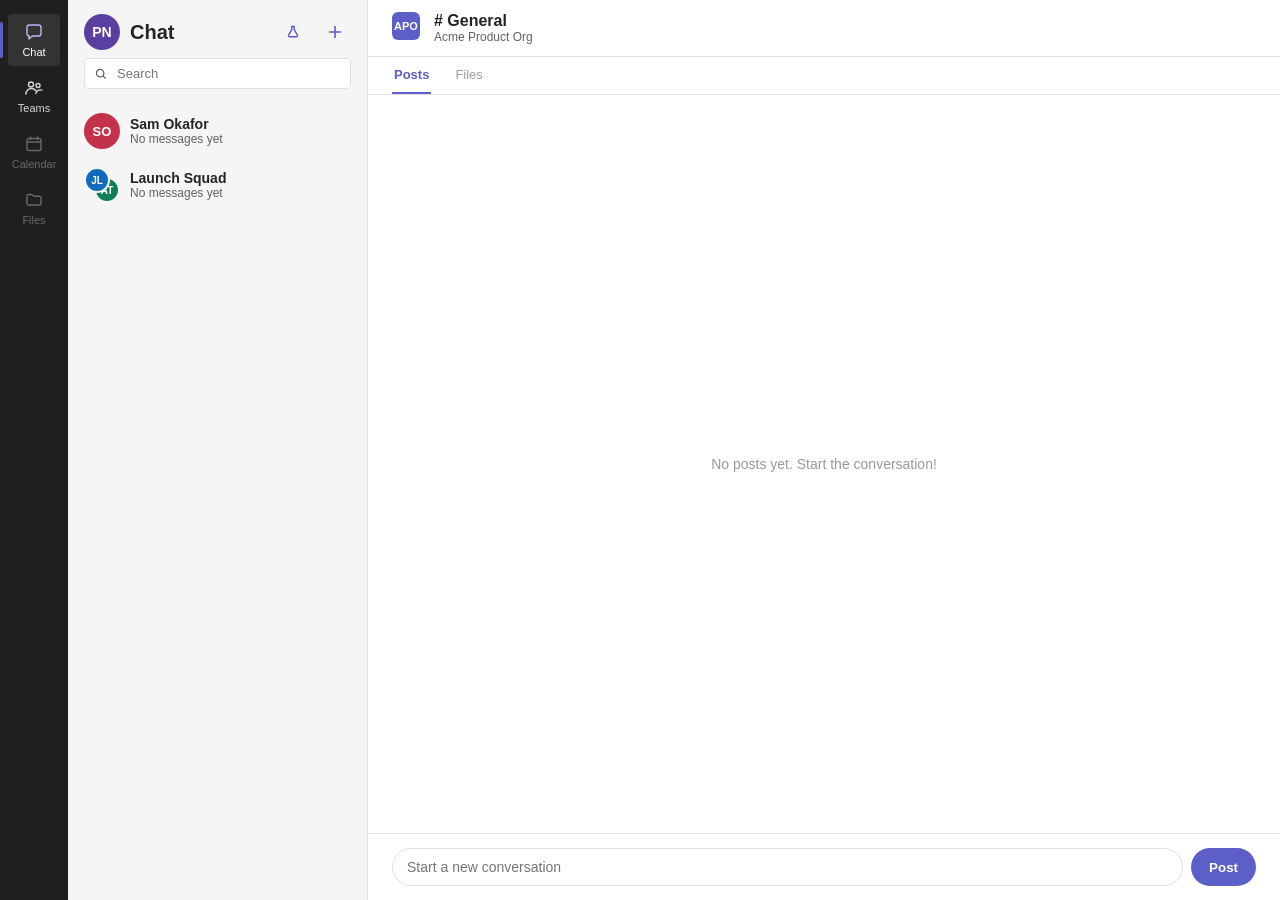
<file: index.html>
<!DOCTYPE html>
<html lang="en">
<head>
<meta charset="UTF-8">
<title>Teams-ish Chat Prototype</title>
<link rel="stylesheet" href="styles.css">
</head>
<body>
  <div class="app">
    <!-- App rail: switches between Chats and Teams -->
    <nav class="app-rail">
      <button class="rail-item" id="railChats" data-view="chats">
        <span class="rail-icon">
          <svg width="20" height="20" viewBox="0 0 20 20" fill="none" xmlns="http://www.w3.org/2000/svg"><path d="M3 5.5C3 4.11929 4.11929 3 5.5 3H14.5C15.8807 3 17 4.11929 17 5.5V11.5C17 12.8807 15.8807 14 14.5 14H8.5L5 17V14H5.5C4.11929 14 3 12.8807 3 11.5V5.5Z" stroke="currentColor" stroke-width="1.4" stroke-linejoin="round"/></svg>
        </span>
        <span class="rail-label">Chat</span>
      </button>
      <button class="rail-item" id="railTeams" data-view="teams">
        <span class="rail-icon">
          <svg width="20" height="20" viewBox="0 0 20 20" fill="none" xmlns="http://www.w3.org/2000/svg"><circle cx="7" cy="6.5" r="2.5" stroke="currentColor" stroke-width="1.4"/><circle cx="14" cy="7.5" r="2" stroke="currentColor" stroke-width="1.4"/><path d="M2 16C2 12.9624 4.46243 10.5 7.5 10.5C9.51414 10.5 11.2749 11.5885 12.2207 13.2" stroke="currentColor" stroke-width="1.4" stroke-linecap="round"/><path d="M12 15.6C12 13.5013 13.9998 11.8 16.4642 11.8C16.9909 11.8 17.4966 11.8804 17.9677 12.0288" stroke="currentColor" stroke-width="1.3" stroke-linecap="round"/></svg>
        </span>
        <span class="rail-label">Teams</span>
      </button>
      <button class="rail-item rail-item-disabled" title="Not available in this prototype">
        <span class="rail-icon">
          <svg width="20" height="20" viewBox="0 0 20 20" fill="none" xmlns="http://www.w3.org/2000/svg"><rect x="3" y="4.5" width="14" height="12" rx="1.5" stroke="currentColor" stroke-width="1.4"/><path d="M3 8H17" stroke="currentColor" stroke-width="1.4"/><path d="M6.5 3V5.5M13.5 3V5.5" stroke="currentColor" stroke-width="1.4" stroke-linecap="round"/></svg>
        </span>
        <span class="rail-label">Calendar</span>
      </button>
      <button class="rail-item rail-item-disabled" title="Not available in this prototype">
        <span class="rail-icon">
          <svg width="20" height="20" viewBox="0 0 20 20" fill="none" xmlns="http://www.w3.org/2000/svg"><path d="M3 6C3 5.17157 3.67157 4.5 4.5 4.5H7.6459C8.02986 4.5 8.39818 4.65451 8.66789 4.92851L9.5 5.77149C9.76971 6.04549 10.138 6.2 10.522 6.2H15.5C16.3284 6.2 17 6.87157 17 7.7V13.5C17 14.3284 16.3284 15 15.5 15H4.5C3.67157 15 3 14.3284 3 13.5V6Z" stroke="currentColor" stroke-width="1.4" stroke-linejoin="round"/></svg>
        </span>
        <span class="rail-label">Files</span>
      </button>
    </nav>

    <!-- List panel: Chats list OR Teams/Channels tree -->
    <aside class="list-panel">
      <div class="list-panel-header">
        <button id="userSwitcherBtn" class="user-avatar-btn"></button>
        <div id="userMenu" class="user-menu hidden"></div>
        <h1 id="listPanelTitle" class="list-panel-title">Chat</h1>
        <button id="evalConsoleBtn" class="icon-btn" title="Eval Console — run the Listener's test suite">
          <svg width="16" height="16" viewBox="0 0 16 16" fill="none" xmlns="http://www.w3.org/2000/svg"><path d="M6 2.5H10M6.8 2.5V5.6L3.6 11.2C3.2 11.9 3.7 12.8 4.5 12.8H11.5C12.3 12.8 12.8 11.9 12.4 11.2L9.2 5.6V2.5" stroke="currentColor" stroke-width="1.4" stroke-linejoin="round"/></svg>
        </button>
        <button id="newChatBtn" class="icon-btn" title="New chat">
          <svg width="16" height="16" viewBox="0 0 16 16" fill="none" xmlns="http://www.w3.org/2000/svg"><path d="M8 2.5V13.5M2.5 8H13.5" stroke="currentColor" stroke-width="1.6" stroke-linecap="round"/></svg>
        </button>
      </div>

      <div class="list-panel-search">
        <svg class="search-icon" width="14" height="14" viewBox="0 0 16 16" fill="none" xmlns="http://www.w3.org/2000/svg"><circle cx="7" cy="7" r="4.25" stroke="currentColor" stroke-width="1.4"/><path d="M13 13L10.3 10.3" stroke="currentColor" stroke-width="1.4" stroke-linecap="round"/></svg>
        <input type="text" id="searchInput" placeholder="Search" autocomplete="off" />
      </div>

      <div class="list-view" id="chatsListView"></div>
      <div class="list-view hidden" id="teamsListView"></div>
    </aside>

    <!-- Main conversation area -->
    <main class="chat-area">
      <header class="chat-header">
        <div id="conversationAvatarGroup" class="conversation-avatar-group"></div>
        <div class="chat-header-text">
          <h2 id="conversationTitle"></h2>
          <span id="conversationSubtitle" class="conversation-subtitle"></span>
        </div>
      </header>

      <div class="chat-tabs" id="chatTabs">
        <span class="chat-tab active">Posts</span>
        <span class="chat-tab chat-tab-disabled" title="Not available in this prototype">Files</span>
      </div>

      <div class="message-list" id="messageList"></div>

      <form class="message-input-bar" id="messageForm">
        <input
          type="text"
          id="messageInput"
          placeholder="Type a new message"
          autocomplete="off"
        />
        <button type="submit" id="sendBtn">Send</button>
      </form>
    </main>
  </div>

  <!-- Eval Console modal -->
  <div class="modal-overlay hidden" id="evalConsoleModal">
    <div class="modal eval-modal">
      <div class="eval-modal-header">
        <h3>Eval Console</h3>
        <button type="button" class="icon-btn" id="closeEvalConsole" title="Close">
          <svg width="14" height="14" viewBox="0 0 16 16" fill="none" xmlns="http://www.w3.org/2000/svg"><path d="M3 3L13 13M13 3L3 13" stroke="currentColor" stroke-width="1.6" stroke-linecap="round"/></svg>
        </button>
      </div>
      <p class="modal-hint">
        Runs the Listener's classifier against the labeled test set (Eval 0) plus the 10 scenario cases from the PRD's Design &gt; Evaluation section — live, against this running prototype.
      </p>
      <button type="button" class="btn-primary" id="runEvalSuiteBtn">Run eval suite</button>
      <div id="evalResults" class="eval-results"></div>
    </div>
  </div>

  <!-- New chat modal -->
  <div class="modal-overlay hidden" id="newChatModal">
    <div class="modal">
      <h3>New chat</h3>
      <p class="modal-hint">Select one person for a 1:1 chat, or several for a group chat.</p>
      <div class="participant-picker" id="participantPicker"></div>
      <div class="modal-actions">
        <button type="button" class="btn-secondary" id="cancelNewChat">Cancel</button>
        <button type="button" class="btn-primary" id="startNewChat">Start chat</button>
      </div>
    </div>
  </div>

  <script src="app.js"></script>
</body>
</html>
</file>
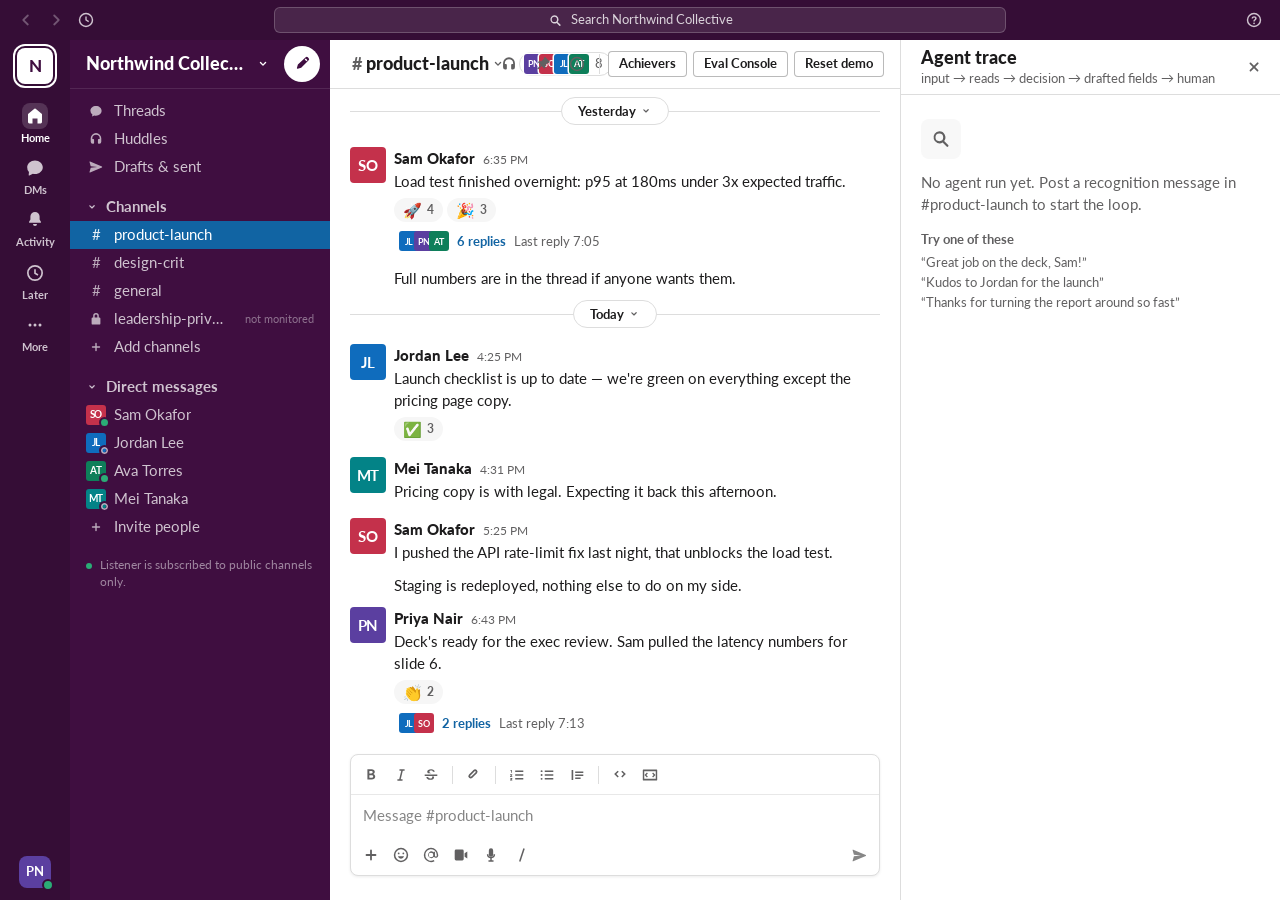
<file: slack-prototype/index.html>
<!DOCTYPE html>
<html lang="en">
<head>
  <meta charset="utf-8">
  <meta name="viewport" content="width=device-width, initial-scale=1">
  <title>Recognition Nudge — Slack prototype</title>

  <!-- Slack ships Lato with the desktop client. Pulled from a CDN here so the
       type matches; if the machine is offline the stack below it takes over and
       nothing else changes. -->
  <link rel="preconnect" href="https://fonts.googleapis.com">
  <link rel="preconnect" href="https://fonts.gstatic.com" crossorigin>
  <link rel="stylesheet" href="https://fonts.googleapis.com/css2?family=Lato:ital,wght@0,400;0,700;0,900;1,400&display=swap">

  <link rel="stylesheet" href="styles.css">
</head>
<body>

  <!-- SVG sprite. Slack's chrome is almost entirely icons; text glyphs read as
       a mockup, so every one of them is a real path. -->
  <svg class="sk-sprite" aria-hidden="true" focusable="false" xmlns="http://www.w3.org/2000/svg">
    <symbol id="i-back" viewBox="0 0 20 20"><path d="M12.7 4.3a1 1 0 010 1.4L8.42 10l4.3 4.3a1 1 0 01-1.42 1.4l-5-5a1 1 0 010-1.4l5-5a1 1 0 011.42 0z"/></symbol>
    <symbol id="i-fwd" viewBox="0 0 20 20"><path d="M7.3 4.3a1 1 0 000 1.4L11.58 10l-4.3 4.3a1 1 0 001.42 1.4l5-5a1 1 0 000-1.4l-5-5a1 1 0 00-1.42 0z"/></symbol>
    <symbol id="i-clock" viewBox="0 0 20 20"><path d="M10 2a8 8 0 100 16 8 8 0 000-16zm0 1.6a6.4 6.4 0 110 12.8 6.4 6.4 0 010-12.8zm.75 2.4h-1.5v4.4l3.35 2 .77-1.28-2.62-1.56V6z"/></symbol>
    <symbol id="i-search" viewBox="0 0 20 20"><path d="M8.5 3a5.5 5.5 0 014.38 8.84l3.64 3.64a1 1 0 01-1.42 1.42l-3.64-3.64A5.5 5.5 0 118.5 3zm0 2a3.5 3.5 0 100 7 3.5 3.5 0 000-7z"/></symbol>
    <symbol id="i-help" viewBox="0 0 20 20"><path d="M10 2a8 8 0 100 16 8 8 0 000-16zm0 1.6a6.4 6.4 0 110 12.8A6.4 6.4 0 0110 3.6zm.05 9.15a.95.95 0 100 1.9.95.95 0 000-1.9zm.1-6.9c-1.6 0-2.7.93-2.85 2.4h1.6c.08-.63.5-1 1.2-1 .68 0 1.13.4 1.13 1 0 .5-.22.78-.9 1.2-.75.45-1.07.95-1.02 1.83v.3h1.58v-.24c0-.5.2-.76.9-1.17.8-.48 1.2-1.08 1.2-1.98 0-1.36-1.1-2.34-2.84-2.34z"/></symbol>
    <symbol id="i-home" viewBox="0 0 20 20"><path d="M10 2.6a1 1 0 01.64.23l6 5A1 1 0 0117 8.6V16a1.4 1.4 0 01-1.4 1.4h-3.1V12.5h-5v4.9H4.4A1.4 1.4 0 013 16V8.6a1 1 0 01.36-.77l6-5A1 1 0 0110 2.6z"/></symbol>
    <symbol id="i-dm" viewBox="0 0 20 20"><path d="M10 2.4c4.3 0 7.8 3 7.8 6.8s-3.5 6.8-7.8 6.8a9 9 0 01-2.1-.25l-3.5 1.7a.5.5 0 01-.72-.5l.28-3A6.4 6.4 0 012.2 9.2c0-3.75 3.5-6.8 7.8-6.8z"/></symbol>
    <symbol id="i-bell" viewBox="0 0 20 20"><path d="M10 2a4.6 4.6 0 014.6 4.6v3l1.3 2.2a.7.7 0 01-.6 1.05H4.7a.7.7 0 01-.6-1.05l1.3-2.2v-3A4.6 4.6 0 0110 2zm2 12.1a2 2 0 11-4 0h4z"/></symbol>
    <symbol id="i-later" viewBox="0 0 20 20"><path d="M10 2a8 8 0 100 16 8 8 0 000-16zm0 1.7a6.3 6.3 0 110 12.6 6.3 6.3 0 010-12.6zm-.8 2.6v4.35l3.4 2.03.8-1.33-2.6-1.55V6.3H9.2z"/></symbol>
    <symbol id="i-more" viewBox="0 0 20 20"><path d="M5 8.5a1.5 1.5 0 110 3 1.5 1.5 0 010-3zm5 0a1.5 1.5 0 110 3 1.5 1.5 0 010-3zm5 0a1.5 1.5 0 110 3 1.5 1.5 0 010-3z"/></symbol>
    <symbol id="i-caret" viewBox="0 0 20 20"><path d="M5.7 7.3a1 1 0 011.4 0L10 10.18l2.9-2.89a1 1 0 111.4 1.42l-3.6 3.6a1 1 0 01-1.4 0l-3.6-3.6a1 1 0 010-1.42z"/></symbol>
    <symbol id="i-caret-right" viewBox="0 0 20 20"><path d="M7.3 5.7a1 1 0 000 1.4L10.18 10 7.3 12.9a1 1 0 001.4 1.4l3.6-3.6a1 1 0 000-1.4L8.7 5.7a1 1 0 00-1.4 0z"/></symbol>
    <symbol id="i-lock" viewBox="0 0 20 20"><path d="M10 2.5A3.5 3.5 0 006.5 6v2H6a1.5 1.5 0 00-1.5 1.5v6A1.5 1.5 0 006 17h8a1.5 1.5 0 001.5-1.5v-6A1.5 1.5 0 0014 8h-.5V6A3.5 3.5 0 0010 2.5zm0 1.8A1.7 1.7 0 0111.7 6v2H8.3V6A1.7 1.7 0 0110 4.3z"/></symbol>
    <symbol id="i-plus" viewBox="0 0 20 20"><path d="M10 4a1 1 0 011 1v4h4a1 1 0 110 2h-4v4a1 1 0 11-2 0v-4H5a1 1 0 110-2h4V5a1 1 0 011-1z"/></symbol>
    <symbol id="i-edit" viewBox="0 0 20 20"><path d="M14.1 2.6a1.7 1.7 0 012.4 0l.9.9a1.7 1.7 0 010 2.4l-8.3 8.3-3.9 1.1a.7.7 0 01-.86-.86l1.1-3.9 8.66-7.94zM13 5.1l1.9 1.9 1.2-1.2-1.9-1.9L13 5.1z"/></symbol>
    <symbol id="i-headphones" viewBox="0 0 20 20"><path d="M10 2.6A6.6 6.6 0 003.4 9.2v4.3A2.5 2.5 0 005.9 16h.7a1 1 0 001-1v-4a1 1 0 00-1-1h-1.2V9.2a4.6 4.6 0 019.2 0V10H13.4a1 1 0 00-1 1v4a1 1 0 001 1h.7a2.5 2.5 0 002.5-2.5V9.2A6.6 6.6 0 0010 2.6z"/></symbol>
    <symbol id="i-info" viewBox="0 0 20 20"><path d="M10 2a8 8 0 100 16 8 8 0 000-16zm0 1.7a6.3 6.3 0 110 12.6 6.3 6.3 0 010-12.6zM9.2 8.4h1.6v5.4H9.2V8.4zm.8-3a1 1 0 110 2 1 1 0 010-2z"/></symbol>
    <symbol id="i-pin" viewBox="0 0 20 20"><path d="M12.4 2.3l5.3 5.3-1.2 1.2-1-.3-2.9 2.9.2 2.6-1.2 1.2-3.1-3.1-3.9 3.9-1-1 3.9-3.9L4.4 8l1.2-1.2 2.6.2 2.9-2.9-.3-1 1.6-.8z"/></symbol>
    <symbol id="i-emoji" viewBox="0 0 20 20"><path d="M10 2a8 8 0 100 16 8 8 0 000-16zm0 1.7a6.3 6.3 0 110 12.6 6.3 6.3 0 010-12.6zM7.4 7.3a1 1 0 110 2 1 1 0 010-2zm5.2 0a1 1 0 110 2 1 1 0 010-2zm-6 4.2h6.8a3.5 3.5 0 01-6.8 0z"/></symbol>
    <symbol id="i-reply" viewBox="0 0 20 20"><path d="M10 3.6c4 0 7 2.6 7 6.1 0 3.5-3 6.1-7 6.1a8 8 0 01-2-.25l-3 1.4.5-2.6A5.6 5.6 0 013 9.7c0-3.5 3-6.1 7-6.1z"/></symbol>
    <symbol id="i-share" viewBox="0 0 20 20"><path d="M11 3.2l5 4.2-5 4.2V9.1C7.7 9.2 5.6 10.3 4 12.8c.3-4.2 2.6-6.4 7-6.7V3.2z"/></symbol>
    <symbol id="i-bookmark" viewBox="0 0 20 20"><path d="M6 3h8a1 1 0 011 1v13l-5-3-5 3V4a1 1 0 011-1z"/></symbol>
    <symbol id="i-dots" viewBox="0 0 20 20"><path d="M5 8.6a1.4 1.4 0 110 2.8 1.4 1.4 0 010-2.8zm5 0a1.4 1.4 0 110 2.8 1.4 1.4 0 010-2.8zm5 0a1.4 1.4 0 110 2.8 1.4 1.4 0 010-2.8z"/></symbol>
    <symbol id="i-bold" viewBox="0 0 20 20"><path d="M6 3.5h4.6c2.2 0 3.6 1.1 3.6 2.9 0 1.2-.7 2.1-1.8 2.5 1.4.3 2.3 1.4 2.3 2.8 0 2-1.6 3.3-4 3.3H6v-11.5zm2.2 4.7h2c1 0 1.7-.5 1.7-1.3s-.6-1.3-1.7-1.3h-2v2.6zm0 4.8h2.3c1.2 0 1.9-.5 1.9-1.4s-.7-1.4-2-1.4H8.2v2.8z"/></symbol>
    <symbol id="i-italic" viewBox="0 0 20 20"><path d="M8 3.5h6v1.8h-2l-2.3 9.4h2v1.8H6v-1.8h2L10.3 5.3h-2V3.5z"/></symbol>
    <symbol id="i-strike" viewBox="0 0 20 20"><path d="M3 9.4h14v1.6H3V9.4zm7.2-5.9c2.3 0 3.8 1.1 4 3h-2c-.2-.9-.9-1.4-2-1.4-1.2 0-2 .5-2 1.3 0 .6.4 1 1.3 1.3l1 .3H6.6c-.5-.4-.8-1-.8-1.8 0-1.6 1.6-2.7 4.4-2.7zm3.1 8.1c.1.3.1.5.1.8 0 1.9-1.6 3-4.2 3-2.6 0-4.2-1.2-4.4-3.2h2c.2 1 1 1.6 2.4 1.6 1.3 0 2.1-.5 2.1-1.4 0-.3-.1-.6-.3-.8h2.3z"/></symbol>
    <symbol id="i-link" viewBox="0 0 20 20"><path d="M8.2 11.8a.9.9 0 001.3 0l3.6-3.6a2.6 2.6 0 10-3.7-3.7L8.1 5.8l1.3 1.3 1.3-1.3a.8.8 0 011.1 1.1L8.2 10.5a.9.9 0 000 1.3zm3.6-3.6a.9.9 0 00-1.3 0L6.9 11.8a.8.8 0 01-1.1-1.1l3.6-3.6L8.1 5.8 4.5 9.4a2.6 2.6 0 103.7 3.7l3.6-3.6a.9.9 0 000-1.3z"/></symbol>
    <symbol id="i-ol" viewBox="0 0 20 20"><path d="M3.2 4.4h1.1v3.2h-.9V5.2l-.7.2-.2-.7.7-.3zM8 5.1h9v1.6H8V5.1zm0 4.1h9v1.6H8V9.2zm0 4.1h9V15H8v-1.6zM2.4 9.3h2.3v.8L3.5 11.4h1.3v.8H2.3v-.8l1.2-1.3H2.4v-.8zm0 4.1h2.4v.7l-.9.6.9.6v.8H2.3v-.8h1.2l-1-.6v-.6l1-.6H2.4v-.1z"/></symbol>
    <symbol id="i-ul" viewBox="0 0 20 20"><path d="M4 4.6a1.1 1.1 0 110 2.2 1.1 1.1 0 010-2.2zm0 4.3a1.1 1.1 0 110 2.2 1.1 1.1 0 010-2.2zm0 4.3a1.1 1.1 0 110 2.2 1.1 1.1 0 010-2.2zM7.5 5.1H17v1.6H7.5V5.1zm0 4.1H17v1.6H7.5V9.2zm0 4.1H17V15H7.5v-1.6z"/></symbol>
    <symbol id="i-quote" viewBox="0 0 20 20"><path d="M4 4.5h1.8v11H4v-11zm4 1.6h9v1.6H8V6.1zm0 3.4h9v1.6H8V9.5zm0 3.4h6v1.6H8v-1.6z"/></symbol>
    <symbol id="i-code" viewBox="0 0 20 20"><path d="M7.4 5.2l1.2 1.1L5.9 9l2.7 2.7-1.2 1.1L3.5 9l3.9-3.8zm5.2 0L16.5 9l-3.9 3.8-1.2-1.1L14.1 9l-2.7-2.7 1.2-1.1z"/></symbol>
    <symbol id="i-codeblock" viewBox="0 0 20 20"><path d="M2.5 4h15a.5.5 0 01.5.5v11a.5.5 0 01-.5.5h-15a.5.5 0 01-.5-.5v-11a.5.5 0 01.5-.5zm1.1 1.8v8.4h12.8V5.8H3.6zm3 1.4l1 1L5.9 10l1.7 1.8-1 1L3.9 10l2.7-2.8zm6.8 0L16.1 10l-2.7 2.8-1-1L14.1 10l-1.7-1.8 1-1z"/></symbol>
    <symbol id="i-at" viewBox="0 0 20 20"><path d="M10 2a8 8 0 100 16 8 8 0 003.9-1l-.8-1.4A6.4 6.4 0 1116.4 10v.7a1 1 0 01-2 0V6.3h-1.5v.8A3.6 3.6 0 1013.3 12a2.6 2.6 0 004.7-1.3V10A8 8 0 0010 2zm0 5.4a2.6 2.6 0 110 5.2 2.6 2.6 0 010-5.2z"/></symbol>
    <symbol id="i-video" viewBox="0 0 20 20"><path d="M3 5.5A1.5 1.5 0 014.5 4h7A1.5 1.5 0 0113 5.5v9A1.5 1.5 0 0111.5 16h-7A1.5 1.5 0 013 14.5v-9zM14 8l3-2v8l-3-2V8z"/></symbol>
    <symbol id="i-mic" viewBox="0 0 20 20"><path d="M10 2.6a2.4 2.4 0 012.4 2.4v4.6a2.4 2.4 0 11-4.8 0V5A2.4 2.4 0 0110 2.6zM5.4 9.2h1.7a2.9 2.9 0 005.8 0h1.7a4.6 4.6 0 01-3.8 4.5v2.1h2v1.6H7.2v-1.6h2v-2.1a4.6 4.6 0 01-3.8-4.5z"/></symbol>
    <symbol id="i-slash" viewBox="0 0 20 20"><path d="M12.6 2.6l1.6.5-4.8 14.3-1.6-.5L12.6 2.6z"/></symbol>
    <symbol id="i-send" viewBox="0 0 20 20"><path d="M2.6 3.1l14.8 6.4a.55.55 0 010 1L2.6 16.9a.5.5 0 01-.7-.6l1.5-5.4 8.2-.9-8.2-.9L1.9 3.7a.5.5 0 01.7-.6z"/></symbol>
    <symbol id="i-check" viewBox="0 0 20 20"><path d="M16.3 5.3a1 1 0 010 1.4l-7.5 7.5a1 1 0 01-1.4 0l-3.7-3.7a1 1 0 111.4-1.4l3 3 6.8-6.8a1 1 0 011.4 0z"/></symbol>
    <symbol id="i-x" viewBox="0 0 20 20"><path d="M5.3 5.3a1 1 0 011.4 0L10 8.6l3.3-3.3a1 1 0 111.4 1.4L11.4 10l3.3 3.3a1 1 0 01-1.4 1.4L10 11.4l-3.3 3.3a1 1 0 01-1.4-1.4L8.6 10 5.3 6.7a1 1 0 010-1.4z"/></symbol>
  </svg>

  <div class="sk-app">

    <!-- Slack's global top bar: history controls left, search centre, help right. -->
    <header class="sk-topbar">
      <div class="sk-topbar-side">
        <button class="sk-top-icon" type="button" aria-label="Back" disabled><svg><use href="#i-back"/></svg></button>
        <button class="sk-top-icon" type="button" aria-label="Forward" disabled><svg><use href="#i-fwd"/></svg></button>
        <button class="sk-top-icon" type="button" aria-label="History"><svg><use href="#i-clock"/></svg></button>
      </div>
      <button class="sk-topbar-search" type="button" id="searchBtn">
        <svg class="sk-topbar-search-icon"><use href="#i-search"/></svg>
        <span id="searchLabel">Search</span>
      </button>
      <div class="sk-topbar-side sk-topbar-side-right">
        <button class="sk-top-icon" type="button" aria-label="Help"><svg><use href="#i-help"/></svg></button>
      </div>
    </header>

    <div class="sk-body">

      <nav class="sk-rail" aria-label="Workspaces">
        <button class="sk-rail-ws" type="button" id="wsBtn" aria-label="Northwind Collective workspace">N</button>
        <div class="sk-rail-nav">
          <button class="sk-rail-btn is-active" type="button" aria-label="Home">
            <span class="sk-rail-glyph"><svg><use href="#i-home"/></svg></span><span class="sk-rail-label">Home</span>
          </button>
          <button class="sk-rail-btn" type="button" aria-label="Direct messages">
            <span class="sk-rail-glyph"><svg><use href="#i-dm"/></svg></span><span class="sk-rail-label">DMs</span>
          </button>
          <button class="sk-rail-btn" type="button" aria-label="Activity">
            <span class="sk-rail-glyph"><svg><use href="#i-bell"/></svg></span><span class="sk-rail-label">Activity</span>
          </button>
          <button class="sk-rail-btn" type="button" aria-label="Later">
            <span class="sk-rail-glyph"><svg><use href="#i-later"/></svg></span><span class="sk-rail-label">Later</span>
          </button>
          <button class="sk-rail-btn" type="button" aria-label="More">
            <span class="sk-rail-glyph"><svg><use href="#i-more"/></svg></span><span class="sk-rail-label">More</span>
          </button>
        </div>
        <div class="sk-rail-foot" id="railUser"></div>
      </nav>

      <aside class="sk-sidebar" id="sidebar" aria-label="Channels"></aside>

      <main class="sk-main">
        <header class="sk-chan-header" id="chanHeader"></header>
        <div class="sk-messages" id="messages" role="log" aria-label="Messages" aria-live="polite"></div>

        <div class="sk-composer">
          <div class="sk-composer-box">
            <div class="sk-composer-format" role="toolbar" aria-label="Formatting">
              <button class="sk-fmt" type="button" aria-label="Bold"><svg><use href="#i-bold"/></svg></button>
              <button class="sk-fmt" type="button" aria-label="Italic"><svg><use href="#i-italic"/></svg></button>
              <button class="sk-fmt" type="button" aria-label="Strikethrough"><svg><use href="#i-strike"/></svg></button>
              <span class="sk-fmt-sep"></span>
              <button class="sk-fmt" type="button" aria-label="Link"><svg><use href="#i-link"/></svg></button>
              <span class="sk-fmt-sep"></span>
              <button class="sk-fmt" type="button" aria-label="Ordered list"><svg><use href="#i-ol"/></svg></button>
              <button class="sk-fmt" type="button" aria-label="Bulleted list"><svg><use href="#i-ul"/></svg></button>
              <button class="sk-fmt" type="button" aria-label="Blockquote"><svg><use href="#i-quote"/></svg></button>
              <span class="sk-fmt-sep"></span>
              <button class="sk-fmt" type="button" aria-label="Code"><svg><use href="#i-code"/></svg></button>
              <button class="sk-fmt" type="button" aria-label="Code block"><svg><use href="#i-codeblock"/></svg></button>
            </div>

            <textarea class="sk-composer-input" id="composerInput" rows="1"
                      aria-label="Message input" placeholder="Message"></textarea>

            <div class="sk-composer-actions">
              <button class="sk-fmt" type="button" aria-label="Attach"><svg><use href="#i-plus"/></svg></button>
              <button class="sk-fmt" type="button" aria-label="Emoji"><svg><use href="#i-emoji"/></svg></button>
              <button class="sk-fmt" type="button" aria-label="Mention someone"><svg><use href="#i-at"/></svg></button>
              <button class="sk-fmt" type="button" aria-label="Record video clip"><svg><use href="#i-video"/></svg></button>
              <button class="sk-fmt" type="button" aria-label="Record audio clip"><svg><use href="#i-mic"/></svg></button>
              <button class="sk-fmt" type="button" aria-label="Shortcuts"><svg><use href="#i-slash"/></svg></button>
              <!-- Never `disabled`: Slack greys the button out when the box is
                   empty but keeps it clickable, and send() already no-ops. -->
              <button class="sk-send" type="button" id="sendBtn" aria-label="Send message">
                <svg><use href="#i-send"/></svg>
              </button>
            </div>
          </div>
        </div>
      </main>

      <!-- Slack's split view: a right-hand pane with its own header and ✕. -->
      <aside class="sk-trace" aria-label="Agent trace">
        <div class="sk-trace-head">
          <div class="sk-trace-heading">
            <div class="sk-trace-title">Agent trace</div>
            <div class="sk-trace-sub">input &rarr; reads &rarr; decision &rarr; drafted fields &rarr; human</div>
          </div>
          <button class="sk-trace-x" type="button" aria-label="Close panel" title="Panel stays open in the demo">
            <svg><use href="#i-x"/></svg>
          </button>
        </div>
        <div id="traceBody"></div>
      </aside>

    </div>
  </div>

  <div id="modalRoot"></div>

  <script src="data.js"></script>
  <!-- Prompts build from DATA, so they load after it. llm.js reads the prompts,
       evals.js reads llm.js's verdict cache. -->
  <script src="prompts/_shared.js"></script>
  <script src="prompts/listener.js"></script>
  <script src="prompts/drafter.js"></script>
  <script src="prompts/policy-judge.js"></script>
  <script src="llm.js"></script>
  <script src="evals.js"></script>
  <script src="agents.js"></script>
  <script src="ui.js"></script>
</body>
</html>
</file>
<file: styles.css>
* {
  box-sizing: border-box;
}

:root {
  /* Fluent 2 / current Teams brand ramp (indigo, not the old #6264A7 purple) */
  --teams-purple: #5b5fc7;
  --teams-purple-dark: #464775;
  --teams-purple-darker: #3d40a2;
  --teams-purple-light: #e8e8f4;
  --rail-bg: #1f1f1f;
  --rail-bg-hover: #2b2b2b;
  --rail-bg-active: #333333;
  --bg-panel: #f5f5f5;
  --bg-white: #ffffff;
  --border: #e0e0e0;
  --text-primary: #242424;
  --text-secondary: #616161;
  --hover: #f0f0f0;
  --shadow-8: 0 4px 8px rgba(0, 0, 0, 0.14), 0 0 2px rgba(0, 0, 0, 0.12);
  --shadow-16: 0 8px 16px rgba(0, 0, 0, 0.14), 0 0 2px rgba(0, 0, 0, 0.12);
}

body {
  margin: 0;
  font-family: "Segoe UI", -apple-system, BlinkMacSystemFont, sans-serif;
  background: var(--bg-panel);
  color: var(--text-primary);
  height: 100vh;
  overflow: hidden;
}

.app {
  display: flex;
  height: 100vh;
}

/* ---- App rail ---- */
.app-rail {
  width: 68px;
  background: var(--rail-bg);
  display: flex;
  flex-direction: column;
  align-items: stretch;
  padding-top: 12px;
  flex-shrink: 0;
}

.rail-item {
  background: none;
  border: none;
  color: #d6d6d6;
  display: flex;
  flex-direction: column;
  align-items: center;
  gap: 4px;
  padding: 8px 4px;
  margin: 2px 8px;
  border-radius: 4px;
  cursor: pointer;
  font-size: 11px;
  font-family: inherit;
  position: relative;
}

.rail-item:hover {
  background: var(--rail-bg-hover);
  color: #fff;
}

.rail-item.active {
  background: var(--rail-bg-active);
  color: #fff;
}

.rail-item.active .rail-icon {
  color: #b8b9f5;
}

.rail-item.active::before {
  content: "";
  position: absolute;
  left: -8px;
  top: 8px;
  bottom: 8px;
  width: 3px;
  border-radius: 2px;
  background: var(--teams-purple);
}

.rail-icon {
  display: flex;
}

.rail-item-disabled {
  opacity: 0.4;
  cursor: default;
}

.rail-item-disabled:hover {
  background: none;
  color: #d6d6d6;
}

/* ---- List panel ---- */
.list-panel {
  width: 300px;
  background: var(--bg-panel);
  border-right: 1px solid var(--border);
  display: flex;
  flex-direction: column;
  flex-shrink: 0;
}

.list-panel-header {
  display: flex;
  align-items: center;
  gap: 10px;
  padding: 14px 16px 8px;
  position: relative;
}

.list-panel-title {
  flex: 1;
  margin: 0;
  font-size: 20px;
  font-weight: 600;
}

.icon-btn {
  width: 32px;
  height: 32px;
  border-radius: 4px;
  border: none;
  background: transparent;
  color: var(--teams-purple);
  cursor: pointer;
  line-height: 1;
  display: flex;
  align-items: center;
  justify-content: center;
  flex-shrink: 0;
}

.icon-btn:hover {
  background: var(--hover);
}

.icon-btn.hidden {
  visibility: hidden;
}

.list-panel-search {
  position: relative;
  padding: 0 16px 12px;
  display: flex;
  align-items: center;
}

.list-panel-search .search-icon {
  position: absolute;
  left: 26px;
  color: var(--text-secondary);
  pointer-events: none;
}

.list-panel-search input {
  width: 100%;
  padding: 7px 10px 7px 32px;
  border-radius: 4px;
  border: 1px solid var(--border);
  font-size: 13px;
  outline: none;
  background: #fff;
}

.list-panel-search input:focus {
  border-color: var(--teams-purple);
  box-shadow: 0 0 0 1px var(--teams-purple);
}

.user-avatar-btn {
  width: 36px;
  height: 36px;
  border-radius: 50%;
  border: none;
  color: #fff;
  font-weight: 600;
  font-size: 14px;
  cursor: pointer;
  display: flex;
  align-items: center;
  justify-content: center;
  flex-shrink: 0;
}

.user-menu {
  position: absolute;
  top: 54px;
  left: 16px;
  background: #fff;
  border-radius: 8px;
  box-shadow: 0 4px 14px rgba(0, 0, 0, 0.2);
  padding: 6px;
  z-index: 20;
  min-width: 190px;
}

.user-menu.hidden {
  display: none;
}

.user-menu-item {
  display: flex;
  align-items: center;
  gap: 10px;
  padding: 8px 10px;
  border-radius: 6px;
  cursor: pointer;
}

.user-menu-item:hover {
  background: var(--teams-purple-light);
}

.user-menu-avatar,
.message-avatar,
.stacked-avatar,
.team-avatar,
.picker-avatar {
  border-radius: 50%;
  color: #fff;
  font-weight: 600;
  display: flex;
  align-items: center;
  justify-content: center;
  flex-shrink: 0;
}

.user-menu-avatar {
  width: 26px;
  height: 26px;
  font-size: 11px;
}

.user-menu-label {
  font-size: 12px;
  color: var(--text-secondary);
  padding: 6px 10px 2px;
  text-transform: uppercase;
  letter-spacing: 0.03em;
}

/* ---- List views (chats / teams) ---- */
.list-view {
  flex: 1;
  overflow-y: auto;
  padding: 4px 8px;
}

.list-view.hidden {
  display: none;
}

.list-empty {
  padding: 24px 12px;
  color: var(--text-secondary);
  font-size: 13px;
  text-align: center;
}

/* Chat list rows */
.chat-row {
  display: flex;
  align-items: center;
  gap: 10px;
  padding: 8px 8px;
  border-radius: 4px;
  cursor: pointer;
  margin-bottom: 2px;
}

.chat-row:hover {
  background: var(--hover);
}

.chat-row.active {
  background: var(--teams-purple-light);
}

.chat-row-avatars {
  display: flex;
  flex-shrink: 0;
  width: 36px;
  height: 36px;
  position: relative;
}

.stacked-avatar {
  width: 26px;
  height: 26px;
  font-size: 10px;
  position: absolute;
  border: 2px solid var(--bg-panel);
}

.stacked-avatar.pos-0 {
  top: 0;
  left: 0;
  z-index: 2;
}

.stacked-avatar.pos-1 {
  bottom: 0;
  right: 0;
  z-index: 1;
}

.chat-row-avatars.single .stacked-avatar {
  width: 36px;
  height: 36px;
  font-size: 13px;
  position: static;
  border: none;
}

.chat-row-text {
  flex: 1;
  min-width: 0;
}

.chat-row-name {
  font-size: 14px;
  font-weight: 600;
  white-space: nowrap;
  overflow: hidden;
  text-overflow: ellipsis;
}

.chat-row-preview {
  font-size: 12px;
  color: var(--text-secondary);
  white-space: nowrap;
  overflow: hidden;
  text-overflow: ellipsis;
}

.chat-row-time {
  font-size: 11px;
  color: var(--text-secondary);
  flex-shrink: 0;
  align-self: flex-start;
  margin-top: 2px;
}

/* Teams / channels tree */
.team-header {
  display: flex;
  align-items: center;
  gap: 8px;
  padding: 10px 6px;
  cursor: pointer;
  border-radius: 4px;
  font-weight: 600;
  font-size: 14px;
}

.team-header:hover {
  background: var(--hover);
}

.team-chevron {
  width: 14px;
  font-size: 11px;
  color: var(--text-secondary);
}

.team-avatar {
  width: 28px;
  height: 28px;
  font-size: 11px;
  background: var(--teams-purple);
  border-radius: 6px;
}

.channel-item {
  display: flex;
  align-items: center;
  gap: 8px;
  padding: 8px 10px 8px 40px;
  border-radius: 4px;
  cursor: pointer;
  font-size: 13px;
  margin-bottom: 1px;
}

.channel-item:hover {
  background: var(--hover);
}

.channel-item.active {
  background: var(--teams-purple-light);
  font-weight: 600;
}

.channel-hash {
  color: var(--text-secondary);
  font-weight: 600;
}

/* ---- Main chat area ---- */
.chat-area {
  flex: 1;
  display: flex;
  flex-direction: column;
  background: var(--bg-white);
  min-width: 0;
}

.chat-header {
  display: flex;
  align-items: center;
  gap: 10px;
  padding: 12px 24px;
  border-bottom: 1px solid var(--border);
}

.conversation-avatar-group {
  display: flex;
  flex-shrink: 0;
  width: 32px;
  height: 32px;
  position: relative;
}

.conversation-avatar-group .stacked-avatar {
  border-color: var(--bg-white);
}

.chat-header-text {
  display: flex;
  flex-direction: column;
  min-width: 0;
}

.chat-header h2 {
  margin: 0;
  font-size: 16px;
  font-weight: 600;
  white-space: nowrap;
  overflow: hidden;
  text-overflow: ellipsis;
}

.conversation-subtitle {
  font-size: 12px;
  color: var(--text-secondary);
}

.chat-tabs {
  display: flex;
  gap: 22px;
  padding: 0 24px;
  border-bottom: 1px solid var(--border);
}

.chat-tab {
  font-size: 13px;
  padding: 10px 2px;
  color: var(--text-secondary);
  cursor: default;
}

.chat-tab.active {
  color: var(--teams-purple);
  font-weight: 600;
  border-bottom: 2px solid var(--teams-purple);
}

.chat-tab-disabled {
  opacity: 0.6;
}

.message-list {
  flex: 1;
  overflow-y: auto;
  padding: 16px 24px;
  display: flex;
  flex-direction: column;
}

.message-row {
  display: flex;
  gap: 12px;
  padding: 6px 8px;
  border-radius: 4px;
  max-width: 100%;
}

.message-row:hover {
  background: #faf9f8;
}

.message-row.own {
  background: #f7f7fb;
}

.message-row.own:hover {
  background: #f0f0f9;
}

.message-avatar {
  width: 32px;
  height: 32px;
  font-size: 12px;
  margin-top: 2px;
}

.message-content {
  min-width: 0;
  flex: 1;
}

.message-meta {
  display: flex;
  gap: 8px;
  align-items: baseline;
  margin-bottom: 2px;
}

.message-sender {
  font-size: 13px;
  font-weight: 600;
  color: var(--teams-purple-dark);
}

.message-time {
  font-size: 11px;
  color: var(--text-secondary);
}

.message-text {
  font-size: 14px;
  line-height: 1.4;
  word-break: break-word;
  white-space: pre-wrap;
}

.typing-bubble {
  display: flex;
  align-items: center;
  gap: 4px;
  padding: 6px 0;
}

.typing-dot {
  width: 6px;
  height: 6px;
  border-radius: 50%;
  background: #9a9a9a;
  animation: typing-bounce 1.2s infinite ease-in-out;
}

.typing-dot:nth-child(2) {
  animation-delay: 0.15s;
}

.typing-dot:nth-child(3) {
  animation-delay: 0.3s;
}

@keyframes typing-bounce {
  0%, 60%, 100% {
    transform: translateY(0);
    opacity: 0.5;
  }
  30% {
    transform: translateY(-4px);
    opacity: 1;
  }
}

.empty-state {
  margin: auto;
  color: #999;
  font-size: 14px;
}

.message-input-bar {
  display: flex;
  gap: 8px;
  padding: 14px 24px;
  border-top: 1px solid var(--border);
}

.message-input-bar input {
  flex: 1;
  padding: 10px 14px;
  border-radius: 20px;
  border: 1px solid var(--border);
  font-size: 14px;
  outline: none;
}

.message-input-bar input:focus {
  border-color: var(--teams-purple);
}

.message-input-bar button {
  padding: 8px 18px;
  border-radius: 20px;
  border: none;
  background: var(--teams-purple);
  color: #fff;
  font-weight: 600;
  cursor: pointer;
  font-family: inherit;
}

.message-input-bar button:hover {
  background: var(--teams-purple-dark);
}

.message-input-bar button:disabled {
  background: #c5c5e0;
  cursor: not-allowed;
}

/* ---- Modal ---- */
.modal-overlay {
  position: fixed;
  inset: 0;
  background: rgba(0, 0, 0, 0.35);
  display: flex;
  align-items: center;
  justify-content: center;
  z-index: 100;
}

.modal-overlay.hidden {
  display: none;
}

.modal {
  background: #fff;
  border-radius: 8px;
  padding: 20px 22px;
  width: 360px;
  max-width: 90vw;
  box-shadow: var(--shadow-16);
}

.modal h3 {
  margin: 0 0 4px;
}

.modal-hint {
  margin: 0 0 12px;
  font-size: 12px;
  color: var(--text-secondary);
}

.participant-picker {
  max-height: 260px;
  overflow-y: auto;
  border: 1px solid var(--border);
  border-radius: 6px;
  padding: 4px;
}

.picker-row {
  display: flex;
  align-items: center;
  gap: 10px;
  padding: 7px 8px;
  border-radius: 4px;
  cursor: pointer;
}

.picker-row:hover {
  background: var(--hover);
}

.picker-avatar {
  width: 26px;
  height: 26px;
  font-size: 11px;
}

.picker-row input {
  margin: 0;
}

.modal-actions {
  display: flex;
  justify-content: flex-end;
  gap: 8px;
  margin-top: 16px;
}

.btn-primary,
.btn-secondary {
  padding: 8px 16px;
  border-radius: 4px;
  border: none;
  font-weight: 600;
  cursor: pointer;
  font-family: inherit;
  font-size: 13px;
}

.btn-primary {
  background: var(--teams-purple);
  color: #fff;
}

.btn-primary:hover {
  background: var(--teams-purple-dark);
}

.btn-primary:disabled {
  background: #c5c5e0;
  cursor: not-allowed;
}

.btn-secondary {
  background: #f0f0f0;
  color: var(--text-primary);
}

.btn-secondary:hover {
  background: #e2e2e2;
}

/* ---- Channel posts + threaded replies ---- */
.message-list.posts-list {
  gap: 4px;
}

.post {
  border-bottom: 1px solid var(--border);
  padding: 12px 0;
}

.post:last-child {
  border-bottom: none;
}

.post-main {
  padding: 6px 8px;
}

.post-thread {
  margin-left: 44px;
  padding-left: 16px;
  border-left: 2px solid var(--border);
  margin-top: 6px;
}

.reply-count {
  font-size: 12px;
  font-weight: 600;
  color: var(--teams-purple);
  padding: 4px 8px;
}

.reply-row {
  padding: 4px 8px;
}

.reply-row .message-avatar {
  width: 24px;
  height: 24px;
  font-size: 10px;
}

.reply-row .message-sender {
  font-size: 12px;
}

.reply-row .message-text {
  font-size: 13px;
}

.reply-compose {
  display: flex;
  align-items: center;
  gap: 8px;
  padding: 8px 8px 4px;
}

.reply-icon {
  display: flex;
  color: var(--text-secondary);
  flex-shrink: 0;
}

.reply-compose input {
  flex: 1;
  padding: 6px 10px;
  border-radius: 14px;
  border: 1px solid var(--border);
  font-size: 13px;
  outline: none;
  font-family: inherit;
}

.reply-compose input:focus {
  border-color: var(--teams-purple);
}

.reply-compose button {
  padding: 5px 12px;
  border-radius: 14px;
  border: none;
  background: transparent;
  color: var(--teams-purple);
  font-weight: 600;
  font-size: 12px;
  cursor: pointer;
  font-family: inherit;
}

.reply-compose button:hover {
  background: var(--teams-purple-light);
}

/* ---- Recognition Nudge bot card ---- */
.card-message {
  background: #faf9ff;
  border: 1px solid var(--teams-purple-light);
  border-radius: 8px;
  margin: 4px 0;
}

.bot-badge {
  font-size: 10px;
  font-weight: 600;
  text-transform: uppercase;
  letter-spacing: 0.03em;
  color: var(--text-secondary);
  background: var(--hover);
  border-radius: 4px;
  padding: 1px 5px;
}

.card-actions {
  display: flex;
  gap: 8px;
  margin-top: 8px;
}

.card-actions .btn-primary,
.card-actions .btn-secondary {
  padding: 6px 14px;
  font-size: 12px;
}

.card-resolved {
  margin-top: 8px;
  font-size: 12px;
  color: var(--text-secondary);
}

.card-expiry {
  font-size: 11px;
  color: var(--text-secondary);
  margin-top: 2px;
}

/* ---- Recognition draft form (Draft Agent review card) ---- */
.draft-card {
  display: flex;
  flex-direction: column;
  gap: 10px;
  margin-top: 4px;
}

.draft-heading {
  font-weight: 600;
  color: var(--teams-purple-dark);
}

.draft-field {
  display: flex;
  flex-direction: column;
  gap: 4px;
}

.draft-label {
  font-size: 11px;
  font-weight: 600;
  color: var(--text-secondary);
  text-transform: uppercase;
  letter-spacing: 0.03em;
}

.draft-select,
.draft-textarea {
  border: 1px solid var(--border);
  border-radius: 6px;
  padding: 7px 10px;
  font-size: 13px;
  font-family: inherit;
  outline: none;
  background: #fff;
  color: var(--text-primary);
}

.draft-select:focus,
.draft-textarea:focus {
  border-color: var(--teams-purple);
}

.draft-textarea {
  resize: vertical;
  min-height: 56px;
  line-height: 1.4;
}

.draft-amount {
  font-size: 12px;
  color: var(--text-secondary);
}

.draft-warning {
  font-size: 12px;
  color: #b4314b;
  background: #fdf1f2;
  border: 1px solid #f3c9ce;
  border-radius: 6px;
  padding: 6px 10px;
}

.draft-warning.hidden {
  display: none;
}

.session-expired-banner {
  display: flex;
  align-items: center;
  justify-content: space-between;
  gap: 10px;
  color: var(--text-primary);
  background: #fff4e5;
  border-color: #f5d9a8;
}

.session-expired-banner .reconnect-btn {
  padding: 5px 12px;
  font-size: 12px;
  flex-shrink: 0;
}

.force-expiry-link {
  align-self: flex-start;
  background: none;
  border: none;
  color: var(--text-secondary);
  font-size: 11px;
  text-decoration: underline;
  cursor: pointer;
  font-family: inherit;
  padding: 0;
}

.force-expiry-link:hover {
  color: var(--teams-purple);
}

/* ---- Eval Console ---- */
.eval-modal {
  width: 560px;
  max-width: 92vw;
  max-height: 82vh;
  display: flex;
  flex-direction: column;
}

.eval-modal-header {
  display: flex;
  align-items: center;
  justify-content: space-between;
}

.eval-modal-header h3 {
  margin: 0;
}

#runEvalSuiteBtn {
  align-self: flex-start;
  margin-bottom: 12px;
}

.eval-results {
  overflow-y: auto;
  display: flex;
  flex-direction: column;
  gap: 10px;
}

.eval-overall-summary {
  display: flex;
  align-items: center;
  gap: 4px;
  font-size: 13px;
  font-weight: 600;
  padding-bottom: 4px;
  border-bottom: 1px solid var(--border);
}

.eval-section {
  border: 1px solid var(--border);
  border-radius: 6px;
  padding: 8px 10px;
}

.eval-section-heading {
  display: flex;
  align-items: center;
  gap: 4px;
  font-size: 13px;
}

.eval-stats {
  font-size: 12px;
  color: var(--text-secondary);
  margin-top: 4px;
  line-height: 1.4;
}

.eval-note {
  font-size: 11px;
  color: var(--text-secondary);
  font-style: italic;
  margin-top: 4px;
}

.eval-miss-list {
  margin: 6px 0 0;
  padding-left: 18px;
  font-size: 12px;
  color: #b4314b;
}

.eval-pill {
  display: inline-block;
  font-size: 10px;
  font-weight: 700;
  letter-spacing: 0.03em;
  padding: 2px 7px;
  border-radius: 10px;
  flex-shrink: 0;
}

.eval-pill-pass {
  background: #dff6dd;
  color: #0e7f3f;
}

.eval-pill-fail {
  background: #fdf1f2;
  color: #b4314b;
}

/* ---- Accessibility: visible focus ring (Fluent 2 convention) ---- */
button:focus-visible,
input:focus-visible,
[tabindex]:focus-visible {
  outline: 2px solid var(--teams-purple);
  outline-offset: 2px;
}
</file>
<file: slack-prototype/styles.css>
/* styles.css — Slack Aubergine, rebuilt against the shipped client.

   Colour anchors come from the real Aubergine theme string:
   #3F0E40 sidebar · #350D36 rail + top bar · #1164A3 selected row ·
   #2BAC76 presence · #CD2553 mention badge.
   Slack's marketing aubergine (#4A154B) is the logo colour, not the sidebar —
   using it for chrome is the most common tell in a Slack replica.

   Class names are frozen by CONTRACT.md §8. Nothing here renames them.

     1  tokens              6  channel header      11  modals
     2  reset + shell       7  messages            12  trace panel
     3  top bar             8  ephemeral / Block Kit  13  eval console
     4  rail                9  composer            14  responsive
     5  sidebar            10  buttons
*/

/* ============================================================== 1  tokens */

:root {
  /* frozen by CONTRACT.md §8 */
  --sk-aubergine: #3f0e40;
  --sk-aubergine-dark: #350d36;
  --sk-aubergine-hover: #4a154b;
  --sk-active: #1164a3;
  --sk-green: #007a5a;
  --sk-green-hover: #148567;
  --sk-text: #1d1c1d;
  --sk-text-muted: #616061;
  --sk-border: #dddddd;
  --sk-bg: #ffffff;
  --sk-ephemeral-bg: #fff8e6;
  --sk-danger: #e01e5a;

  /* derived, non-contract */
  --sk-font: Lato, "Helvetica Neue", Arial, sans-serif;
  --sk-mono: Monaco, Menlo, Consolas, "Courier New", monospace;

  /* sidebar type is a warm lilac, not neutral white-alpha */
  --sk-sb-text: #cfc3cf;
  --sk-sb-glyph: #bcabbc;
  --sk-sb-hover: rgba(255, 255, 255, 0.08);

  --sk-presence: #2bac76;
  --sk-badge: #cd2553;
  --sk-link: #1264a3;
  --sk-amber: #e8912d;
  --sk-grey: #868686;
  --sk-hover-bg: #f8f8f8;
  --sk-line: #e8e8e8;
  --sk-focus: #1d9bd1;
  --sk-hairline: rgba(29, 28, 29, 0.3);

  --sk-rail-w: 70px;
  --sk-sidebar-w: 260px;
  --sk-trace-w: 380px;

  --sk-shadow-pop: 0 0 0 1px rgba(29, 28, 29, 0.13), 0 4px 12px rgba(0, 0, 0, 0.12);
  --sk-shadow-modal: 0 18px 48px rgba(0, 0, 0, 0.35);
}

/* ====================================================== 2  reset + shell */

*, *::before, *::after { box-sizing: border-box; }

html, body { height: 100%; margin: 0; }

body {
  font-family: var(--sk-font);
  font-size: 15px;
  line-height: 1.46667;
  color: var(--sk-text);
  background: var(--sk-aubergine);
  -webkit-font-smoothing: antialiased;
  overflow: hidden;
}

button, input, select, textarea { font: inherit; color: inherit; }

button {
  border: 0;
  background: none;
  padding: 0;
  cursor: pointer;
}

/* Slack's focus ring is doubled so it survives both the white message pane and
   the aubergine sidebar. */
:focus-visible {
  outline: none;
  box-shadow: 0 0 0 1px #fff, 0 0 0 4px var(--sk-focus);
  border-radius: 4px;
}

.sk-sprite { display: none; }

.sk-icon {
  width: 20px;
  height: 20px;
  fill: currentColor;
  flex: none;
  display: block;
}

.sk-app {
  height: 100dvh;
  display: flex;
  flex-direction: column;
}

.sk-body {
  flex: 1;
  min-height: 0;
  display: grid;
  grid-template-columns:
    var(--sk-rail-w) var(--sk-sidebar-w) minmax(400px, 1fr) var(--sk-trace-w);
}

/* ============================================================= 3  top bar */

.sk-topbar {
  flex: none;
  height: 40px;
  background: var(--sk-aubergine-dark);
  display: grid;
  grid-template-columns: 1fr minmax(0, 732px) 1fr;
  align-items: center;
  gap: 8px;
  padding: 0 12px;
}

.sk-topbar-side {
  display: flex;
  align-items: center;
  gap: 2px;
}

.sk-topbar-side-right { justify-content: flex-end; }

.sk-top-icon {
  width: 28px;
  height: 28px;
  display: grid;
  place-items: center;
  border-radius: 6px;
  color: var(--sk-sb-text);
}

.sk-top-icon svg { width: 18px; height: 18px; fill: currentColor; }
.sk-top-icon:hover { background: rgba(255, 255, 255, 0.1); }
.sk-top-icon:disabled { opacity: 0.4; cursor: default; }
.sk-top-icon:disabled:hover { background: none; }

.sk-topbar-search {
  height: 26px;
  display: flex;
  align-items: center;
  justify-content: center;
  gap: 8px;
  padding: 0 12px;
  border-radius: 6px;
  background: rgba(255, 255, 255, 0.1);
  border: 1px solid rgba(255, 255, 255, 0.2);
  color: rgba(255, 255, 255, 0.8);
  font-size: 13px;
}

.sk-topbar-search:hover { background: rgba(255, 255, 255, 0.16); }

.sk-topbar-search-icon {
  width: 15px;
  height: 15px;
  fill: currentColor;
  flex: none;
}

/* ================================================================ 4  rail */

.sk-rail {
  background: var(--sk-aubergine-dark);
  display: flex;
  flex-direction: column;
  align-items: center;
  padding: 8px 0 12px;
  gap: 4px;
  min-height: 0;
  overflow: hidden;
}

.sk-rail-ws {
  width: 36px;
  height: 36px;
  border-radius: 8px;
  background: #fff;
  color: var(--sk-aubergine);
  font-size: 17px;
  font-weight: 900;
  display: grid;
  place-items: center;
  margin-bottom: 10px;
  box-shadow: 0 0 0 2px var(--sk-aubergine-dark), 0 0 0 4px #fff;
}

.sk-rail-nav {
  display: flex;
  flex-direction: column;
  align-items: center;
  gap: 2px;
  width: 100%;
}

/* Rail items are transparent stacks — a 20px glyph over an 11px label. Slack
   never fills the whole tile; only the glyph gets the active pill. */
.sk-rail-btn {
  width: 58px;
  padding: 5px 0 4px;
  display: flex;
  flex-direction: column;
  align-items: center;
  gap: 2px;
  border-radius: 8px;
  color: var(--sk-sb-text);
  font-size: 11px;
  font-weight: 700;
  line-height: 1.2;
}

.sk-rail-glyph {
  width: 26px;
  height: 26px;
  display: grid;
  place-items: center;
  border-radius: 8px;
}

.sk-rail-glyph svg { width: 20px; height: 20px; fill: currentColor; }
.sk-rail-btn:hover { background: rgba(255, 255, 255, 0.06); }
.sk-rail-btn.is-active { color: #fff; }
.sk-rail-btn.is-active .sk-rail-glyph { background: rgba(255, 255, 255, 0.16); }

.sk-rail-foot { margin-top: auto; }

.sk-rail-avatar {
  position: relative;
  display: block;
  border-radius: 8px;
}

.sk-rail-avatar .sk-msg-avatar {
  width: 32px;
  height: 32px;
  font-size: 13px;
  border-radius: 8px;
}

.sk-rail-avatar .sk-presence {
  position: absolute;
  right: -3px;
  bottom: -3px;
  border-color: var(--sk-aubergine-dark);
}

.sk-presence {
  width: 12px;
  height: 12px;
  border-radius: 50%;
  border: 2px solid var(--sk-aubergine);
  background: transparent;
  box-shadow: inset 0 0 0 1.5px var(--sk-sb-glyph);
  flex: none;
}

.sk-presence.is-active {
  background: var(--sk-presence);
  box-shadow: none;
}

/* ============================================================= 5  sidebar */

.sk-sidebar {
  background: var(--sk-aubergine);
  color: var(--sk-sb-text);
  display: flex;
  flex-direction: column;
  min-width: 0;
  min-height: 0;
}

.sk-workspace {
  flex: none;
  height: 49px;
  display: flex;
  align-items: center;
  gap: 8px;
  padding: 0 10px 0 16px;
  border-bottom: 1px solid rgba(255, 255, 255, 0.1);
}

.sk-ws-btn {
  flex: 1;
  min-width: 0;
  display: flex;
  align-items: center;
  gap: 4px;
  padding: 4px 6px 4px 0;
  border-radius: 6px;
  color: #fff;
}

.sk-ws-name {
  font-size: 18px;
  font-weight: 900;
  line-height: 1.33;
  white-space: nowrap;
  overflow: hidden;
  text-overflow: ellipsis;
}

.sk-ws-caret { width: 14px; height: 14px; flex: none; }
.sk-ws-btn:hover { background: var(--sk-sb-hover); }

.sk-ws-compose {
  width: 36px;
  height: 36px;
  flex: none;
  border-radius: 50%;
  background: #fff;
  color: var(--sk-aubergine);
  display: grid;
  place-items: center;
}

.sk-ws-compose svg { width: 18px; height: 18px; fill: currentColor; }
.sk-ws-compose:hover { background: #f0f0f0; }

.sk-sidebar-scroll {
  flex: 1;
  min-height: 0;
  overflow-y: auto;
  padding: 8px 0 24px;
  scrollbar-width: thin;
  scrollbar-color: rgba(255, 255, 255, 0.25) transparent;
}

.sk-sidebar-scroll::-webkit-scrollbar { width: 8px; }

.sk-sidebar-scroll::-webkit-scrollbar-thumb {
  background: rgba(255, 255, 255, 0.2);
  border-radius: 4px;
}

/* Every sidebar row — quick nav, section header, channel, DM, add — shares one
   28px geometry so all the labels land on a single left edge. */
.sk-sb-item,
.sk-channel,
.sk-sb-add,
.sk-section-title {
  width: 100%;
  height: 28px;
  display: flex;
  align-items: center;
  gap: 8px;
  padding: 0 16px;
  color: var(--sk-sb-text);
  font-size: 15px;
  font-weight: 400;
  line-height: 1.33;
  text-align: left;
  border-radius: 0;
}

.sk-sb-item:hover,
.sk-channel:hover,
.sk-sb-add:hover,
.sk-section-title:hover { background: var(--sk-aubergine-dark); }

.sk-sb-glyph,
.sk-ch-glyph,
.sk-sb-add-glyph,
.sk-dm-avatar {
  width: 20px;
  flex: none;
  display: grid;
  place-items: center;
  color: var(--sk-sb-glyph);
  font-size: 15px;
}

.sk-sb-glyph svg,
.sk-ch-glyph svg { width: 16px; height: 16px; fill: currentColor; }
.sk-sb-add-glyph svg { width: 14px; height: 14px; fill: currentColor; }

.sk-ch-name,
.sk-sb-item > span:not([class]) {
  min-width: 0;
  overflow: hidden;
  text-overflow: ellipsis;
  white-space: nowrap;
}

.sk-ch-note {
  margin-left: auto;
  padding-left: 8px;
  font-size: 11px;
  opacity: 0.55;
  white-space: nowrap;
}

.sk-section { margin-top: 12px; }

.sk-section-title { font-size: 15px; font-weight: 700; }

.sk-twisty { width: 12px; height: 12px; }

/* Selected is blue + white at normal weight. Bold belongs to unread; bolding
   the selected row would destroy that signal. */
.sk-channel.is-active,
.sk-channel.is-active:hover {
  background: var(--sk-active);
  color: #fff;
  font-weight: 400;
}

.sk-channel.is-active .sk-ch-glyph { color: rgba(255, 255, 255, 0.9); }

.sk-channel.is-unread { color: #fff; font-weight: 900; }
.sk-channel.is-unread .sk-ch-glyph { color: #fff; }

.sk-ch-badge {
  margin-left: auto;
  min-width: 18px;
  height: 18px;
  padding: 0 6px;
  border-radius: 9px;
  background: var(--sk-badge);
  color: #fff;
  font-size: 12px;
  font-weight: 700;
  line-height: 18px;
  text-align: center;
}

.sk-dm-avatar { position: relative; width: 20px; height: 20px; }

.sk-dm-avatar .sk-presence {
  position: absolute;
  right: -4px;
  bottom: -3px;
  width: 11px;
  height: 11px;
}

.sk-msg-avatar.is-small {
  width: 20px;
  height: 20px;
  font-size: 10px;
  border-radius: 3px;
}

.sk-sidebar-note {
  display: flex;
  align-items: baseline;
  gap: 8px;
  margin: 16px 16px 0;
  font-size: 12px;
  line-height: 1.4;
  color: rgba(255, 255, 255, 0.5);
}

.sk-sidebar-note-dot {
  width: 6px;
  height: 6px;
  flex: none;
  border-radius: 50%;
  background: var(--sk-presence);
}

/* ====================================================== 6  channel header */

.sk-main {
  background: var(--sk-bg);
  display: flex;
  flex-direction: column;
  /* Grid items default to min-height: auto, so this column would grow to fit the
     whole transcript and push the composer off screen. Zero lets .sk-messages
     scroll instead. */
  min-width: 0;
  min-height: 0;
}

.sk-chan-header {
  flex: none;
  height: 49px;
  display: flex;
  align-items: center;
  gap: 8px;
  padding: 0 16px 0 20px;
  border-bottom: 1px solid var(--sk-border);
}

.sk-chan-left {
  display: flex;
  align-items: center;
  gap: 8px;
  min-width: 0;
}

.sk-chan-name {
  display: flex;
  align-items: center;
  gap: 2px;
  max-width: 300px;
  padding: 2px 6px 2px 2px;
  border-radius: 6px;
  font-size: 18px;
  font-weight: 900;
  line-height: 1.33;
}

.sk-chan-name > span:nth-child(2) {
  overflow: hidden;
  text-overflow: ellipsis;
  white-space: nowrap;
}

.sk-chan-glyph {
  color: var(--sk-text-muted);
  font-weight: 700;
  margin-right: 2px;
  display: grid;
  place-items: center;
}

.sk-chan-glyph svg { width: 16px; height: 16px; fill: currentColor; }
.sk-chan-caret { width: 14px; height: 14px; color: var(--sk-text-muted); }
.sk-chan-name:hover { background: var(--sk-hover-bg); }

.sk-chan-members {
  display: flex;
  align-items: center;
  gap: 6px;
  height: 24px;
  flex: none;
  padding: 0 8px 0 4px;
  border: 1px solid var(--sk-border);
  border-radius: 12px;
}

.sk-chan-members:hover { background: var(--sk-hover-bg); }
.sk-chan-count { font-size: 13px; color: var(--sk-text-muted); }

.sk-facepile { display: flex; }

.sk-msg-avatar.is-face {
  width: 20px;
  height: 20px;
  font-size: 9px;
  border-radius: 3px;
  box-shadow: 0 0 0 1.5px #fff;
}

.sk-msg-avatar.is-face + .sk-msg-avatar.is-face { margin-left: -5px; }

.sk-chan-topic {
  min-width: 0;
  padding: 2px 6px;
  border-radius: 6px;
  font-size: 13px;
  color: var(--sk-text-muted);
  overflow: hidden;
  text-overflow: ellipsis;
  white-space: nowrap;
}

.sk-chan-topic:hover { background: var(--sk-hover-bg); }

.sk-chan-actions {
  margin-left: auto;
  display: flex;
  align-items: center;
  gap: 6px;
  flex: none;
}

.sk-chan-icon {
  width: 28px;
  height: 28px;
  display: grid;
  place-items: center;
  border-radius: 6px;
  color: var(--sk-text-muted);
}

.sk-chan-icon svg { width: 18px; height: 18px; fill: currentColor; }
.sk-chan-icon:hover { background: var(--sk-hover-bg); color: var(--sk-text); }

.sk-chan-sep {
  width: 1px;
  height: 20px;
  background: var(--sk-border);
  margin: 0 2px;
}

/* =========================================================== 7  messages */

.sk-messages {
  flex: 1;
  min-height: 0;
  overflow-y: auto;
  /* Slack's transcript rests on the composer — a short channel does not leave a
     field of white above the first message.
     The push comes from an auto margin on the first child, not
     justify-content: flex-end, which makes overflow above the fold
     unreachable by scrolling. */
  display: flex;
  flex-direction: column;
  padding: 0 0 8px;
}

.sk-messages > * { flex: none; }
.sk-messages > :first-child { margin-top: auto; }

.sk-msg,
.sk-ephemeral {
  position: relative;
  display: flex;
  gap: 8px;
  padding: 8px 20px;
}

.sk-msg:hover,
.sk-ephemeral:hover { background: var(--sk-hover-bg); }

.sk-msg.is-grouped { padding-top: 3px; padding-bottom: 3px; }

.sk-msg-avatar {
  width: 36px;
  height: 36px;
  flex: none;
  border-radius: 4px;
  display: grid;
  place-items: center;
  color: #fff;
  font-size: 15px;
  font-weight: 700;
  letter-spacing: -0.2px;
  user-select: none;
}

/* Slack rounds app icons itself; a bot gets exactly the same square as a person. */
.sk-msg-avatar.is-app { border-radius: 4px; }

.sk-msg-gutter {
  width: 36px;
  flex: none;
  padding-top: 3px;
  text-align: right;
  font-size: 11px;
  line-height: 1.5;
  color: var(--sk-text-muted);
  opacity: 0;
}

.sk-msg:hover .sk-msg-gutter { opacity: 1; }

.sk-msg-body { min-width: 0; flex: 1; }

.sk-msg-head {
  display: flex;
  align-items: baseline;
  gap: 8px;
  margin-bottom: 1px;
}

.sk-msg-author {
  font-size: 15px;
  font-weight: 900;
  line-height: 1.46667;
}

.sk-msg-time {
  font-size: 12px;
  line-height: 1.5;
  color: var(--sk-text-muted);
}

.sk-msg-text {
  font-size: 15px;
  line-height: 1.46667;
  overflow-wrap: break-word;
  white-space: pre-wrap;
}

/* Floating hover toolbar, overlapping the row's top edge. */
.sk-msg-tools {
  position: absolute;
  top: -14px;
  right: 20px;
  height: 32px;
  display: flex;
  align-items: center;
  padding: 0 2px;
  background: #fff;
  border: 1px solid var(--sk-border);
  border-radius: 8px;
  box-shadow: var(--sk-shadow-pop);
  opacity: 0;
  pointer-events: none;
  transition: opacity 100ms;
}

.sk-msg:hover .sk-msg-tools,
.sk-ephemeral:hover .sk-msg-tools,
.sk-msg-tools:focus-within {
  opacity: 1;
  pointer-events: auto;
}

.sk-msg-tool {
  width: 28px;
  height: 28px;
  display: grid;
  place-items: center;
  border-radius: 4px;
  color: var(--sk-text-muted);
}

.sk-msg-tool svg { width: 18px; height: 18px; fill: currentColor; }
.sk-msg-tool:hover { background: var(--sk-hover-bg); color: var(--sk-text); }

/* channel intro — the block that caps the top of every Slack transcript */
/* Carries the transcript's top breathing room. It can't live on .sk-messages:
   scroll padding shifts the sticky origin, and the date pill would then pin
   20px low with a gap for messages to show through. */
.sk-intro { padding: 24px 20px 12px; }

.sk-intro-glyph {
  width: 44px;
  height: 44px;
  margin-bottom: 12px;
  display: grid;
  place-items: center;
  border-radius: 8px;
  background: var(--sk-aubergine);
  color: #fff;
  font-size: 22px;
  font-weight: 900;
}

.sk-intro-glyph svg { width: 22px; height: 22px; fill: currentColor; }

.sk-intro-title {
  margin: 0 0 6px;
  font-size: 26px;
  font-weight: 900;
  line-height: 1.2;
}

.sk-intro-text {
  margin: 0;
  max-width: 62ch;
  font-size: 15px;
  line-height: 1.46667;
  color: var(--sk-text-muted);
}

.sk-intro-text strong { color: var(--sk-text); font-weight: 700; }

.sk-intro-actions {
  display: flex;
  gap: 8px;
  margin-top: 14px;
}

.sk-intro-actions .sk-btn { min-height: 28px; }
.sk-intro-actions .sk-btn svg { width: 15px; height: 15px; fill: currentColor; }

.sk-intro-note {
  display: flex;
  align-items: baseline;
  gap: 8px;
  margin-top: 16px;
  font-size: 13px;
  line-height: 1.38;
  color: var(--sk-text-muted);
}

.sk-intro-note .sk-sidebar-note-dot.is-off { background: var(--sk-grey); }

/* date divider — a sticky pill sitting on a hairline.
   Sticky is scoped to .sk-day-group so the next day's pill pushes the previous
   one out of view instead of both pinning to top: 0. The band is opaque so
   messages scrolling under a stuck pill are covered, not crossed out by it. */
.sk-day-group { display: flex; flex-direction: column; }

.sk-day {
  position: sticky;
  top: 0;
  z-index: 2;
  display: flex;
  justify-content: center;
  padding: 8px 20px;
  background: var(--sk-bg);
}

.sk-day::before {
  content: "";
  position: absolute;
  left: 20px;
  right: 20px;
  top: 50%;
  height: 1px;
  background: var(--sk-border);
}

.sk-day-pill {
  position: relative;
  display: flex;
  align-items: center;
  gap: 4px;
  height: 28px;
  padding: 0 16px;
  border: 1px solid var(--sk-border);
  border-radius: 24px;
  background: #fff;
  font-size: 13px;
  font-weight: 700;
  color: var(--sk-text);
}

.sk-day-pill:hover { background: var(--sk-hover-bg); }
.sk-day-caret { width: 12px; height: 12px; color: var(--sk-text-muted); }

/* reactions */
.sk-reactions {
  display: flex;
  flex-wrap: wrap;
  gap: 4px;
  margin-top: 6px;
}

.sk-reaction {
  display: flex;
  align-items: center;
  gap: 5px;
  height: 24px;
  padding: 0 8px;
  border: 1px solid transparent;
  border-radius: 12px;
  background: rgba(29, 28, 29, 0.04);
  font-size: 12px;
  font-weight: 700;
  color: var(--sk-text-muted);
}

.sk-reaction:hover {
  background: rgba(29, 28, 29, 0.08);
  border-color: var(--sk-border);
}

.sk-reaction-emoji { font-size: 15px; line-height: 1; }

.sk-reaction.is-mine {
  background: #e8f5fa;
  border-color: var(--sk-link);
  color: var(--sk-link);
}

.sk-reaction-add { padding: 0 7px; opacity: 0; }
.sk-reaction-add svg { width: 15px; height: 15px; fill: currentColor; }
.sk-msg:hover .sk-reaction-add { opacity: 1; }

/* thread bar */
.sk-msg-thread {
  display: flex;
  align-items: center;
  gap: 8px;
  margin-top: 4px;
  padding: 4px 8px 4px 4px;
  border: 1px solid transparent;
  border-radius: 8px;
  max-width: 100%;
}

.sk-msg-thread:hover {
  background: #fff;
  border-color: var(--sk-border);
  box-shadow: 0 1px 3px rgba(0, 0, 0, 0.06);
}

.sk-msg-thread .sk-msg-avatar.is-face { box-shadow: none; }

.sk-thread-count {
  font-size: 13px;
  font-weight: 700;
  color: var(--sk-link);
}

.sk-thread-last {
  min-width: 0;
  font-size: 13px;
  color: var(--sk-text-muted);
  overflow: hidden;
  text-overflow: ellipsis;
  white-space: nowrap;
}

.sk-thread-caret {
  width: 14px;
  height: 14px;
  margin-left: auto;
  color: var(--sk-text-muted);
  opacity: 0;
}

.sk-msg-thread:hover .sk-thread-caret { opacity: 1; }

/* ============================================ 8  ephemeral / Block Kit */

/* A Slack ephemeral is an ordinary message row — no tint, no border, no
   rounding. The APP badge and the "Only visible to you" footer are the entire
   difference. The one sanctioned way to make blocks stand out is the
   attachment bar, so the body carries that instead of the row. */
.sk-ephemeral { align-items: flex-start; }

.sk-eph-main { min-width: 0; flex: 1; }

.sk-eph-head {
  display: flex;
  align-items: baseline;
  gap: 6px;
  margin-bottom: 2px;
}

.sk-eph-bot { font-size: 15px; font-weight: 900; }

.sk-eph-head .sk-pill {
  background: rgba(29, 28, 29, 0.13);
  color: var(--sk-text-muted);
  font-size: 10px;
  font-weight: 700;
  letter-spacing: 0.8px;
  padding: 1px 3px;
  border-radius: 2px;
  text-transform: uppercase;
}

.sk-eph-body {
  border-left: 4px solid var(--sk-aubergine);
  border-radius: 0 4px 4px 0;
  padding: 2px 0 2px 12px;
}

.sk-bk-section {
  font-size: 15px;
  line-height: 1.46667;
  overflow-wrap: break-word;
}

/* Probe banner. Amber rather than aubergine: this is the agent flagging its own
   behaviour, not another instance of the usual prompt. */
.sk-eph-probe {
  display: flex;
  flex-wrap: wrap;
  align-items: baseline;
  gap: 6px;
  margin-bottom: 8px;
  padding: 6px 10px;
  border-left: 3px solid var(--sk-amber);
  border-radius: 0 4px 4px 0;
  background: var(--sk-ephemeral-bg);
  font-size: 12px;
  line-height: 1.4;
  color: var(--sk-text-muted);
}

.sk-eph-probe-tag {
  font-size: 10px;
  font-weight: 700;
  letter-spacing: 0.8px;
  text-transform: uppercase;
  color: #8a5300;
}

.sk-bk-section.is-resolved { color: var(--sk-text-muted); }

.sk-eph-quote {
  margin-top: 8px;
  padding: 6px 10px;
  border-left: 3px solid var(--sk-border);
  border-radius: 0 4px 4px 0;
  background: var(--sk-ephemeral-bg);
  font-size: 15px;
  line-height: 1.46667;
}

.sk-bk-context {
  display: flex;
  flex-wrap: wrap;
  align-items: center;
  gap: 5px;
  margin-top: 8px;
  font-size: 12px;
  line-height: 1.33;
  color: var(--sk-text-muted);
}

.sk-bk-tag { font-weight: 700; }
.sk-bk-dot { opacity: 0.6; }

.sk-bk-actions {
  display: flex;
  flex-wrap: wrap;
  gap: 12px;
  margin-top: 12px;
}

.sk-eph-only-you {
  display: flex;
  align-items: center;
  gap: 5px;
  margin-top: 8px;
  font-size: 12px;
  color: var(--sk-text-muted);
}

.sk-eph-eye { width: 14px; height: 14px; }

/* =========================================================== 9  composer */

.sk-composer {
  flex: none;
  padding: 0 20px 24px;
}

.sk-composer-box {
  border: 1px solid var(--sk-border);
  border-radius: 8px;
  background: #fff;
  box-shadow: 0 1px 3px rgba(0, 0, 0, 0.08);
}

.sk-composer-box:focus-within { border-color: var(--sk-hairline); }

.sk-composer-format,
.sk-composer-actions {
  display: flex;
  align-items: center;
  gap: 2px;
  height: 40px;
  padding: 0 6px;
}

.sk-composer-format { border-bottom: 1px solid var(--sk-line); }

.sk-fmt {
  width: 28px;
  height: 28px;
  display: grid;
  place-items: center;
  border-radius: 4px;
  color: var(--sk-text-muted);
}

.sk-fmt svg { width: 18px; height: 18px; fill: currentColor; }
.sk-fmt:hover { background: var(--sk-hover-bg); color: var(--sk-text); }

.sk-fmt-sep {
  width: 1px;
  height: 18px;
  background: var(--sk-border);
  margin: 0 5px;
}

.sk-composer-input {
  display: block;
  width: 100%;
  border: 0;
  outline: none;
  resize: none;
  padding: 9px 12px;
  font-size: 15px;
  line-height: 1.46667;
  max-height: 160px;
  overflow-y: auto;
  background: transparent;
}

.sk-composer-input::placeholder { color: var(--sk-grey); }

/* Slack keeps the send button clickable when the box is empty; it just loses
   its fill. Disabling it is the tell — and the test harness clicks it directly. */
.sk-send {
  width: 28px;
  height: 28px;
  margin-left: auto;
  display: grid;
  place-items: center;
  border-radius: 4px;
  background: transparent;
  color: var(--sk-grey);
}

.sk-send svg { width: 17px; height: 17px; fill: currentColor; }
.sk-send.is-ready { background: var(--sk-green); color: #fff; }
.sk-send.is-ready:hover { background: var(--sk-green-hover); }

/* =========================================================== 10  buttons */

.sk-btn {
  display: inline-flex;
  align-items: center;
  justify-content: center;
  gap: 6px;
  min-height: 36px;
  padding: 0 12px 1px;
  border: 1px solid var(--sk-hairline);
  border-radius: 4px;
  background: #fff;
  color: var(--sk-text);
  font-size: 15px;
  font-weight: 900;
  line-height: 1.2;
  white-space: nowrap;
}

.sk-btn:hover { background: var(--sk-hover-bg); }
.sk-btn:disabled { opacity: 0.5; cursor: default; }
.sk-btn:disabled:hover { background: #fff; }

.sk-btn-primary {
  background: var(--sk-green);
  border-color: transparent;
  color: #fff;
}

.sk-btn-primary:hover { background: var(--sk-green-hover); }
.sk-btn-primary:disabled:hover { background: var(--sk-green); }

.sk-btn-danger {
  background: var(--sk-danger);
  border-color: transparent;
  color: #fff;
}

.sk-btn-danger:hover { background: #c0163f; }

/* Ghost keeps its contract name but is no longer borderless — a Slack
   secondary button always has an outline. */
.sk-btn-ghost { background: #fff; }

/* Compact variant for the channel header, where 36px would blow the 49px bar. */
.sk-btn-outline {
  min-height: 26px;
  padding: 0 10px 1px;
  font-size: 13px;
  font-weight: 700;
}

/* ============================================================ 11  modals */

.sk-modal-scrim {
  position: fixed;
  inset: 0;
  z-index: 1000;
  background: rgba(29, 28, 29, 0.7);
  display: grid;
  place-items: center;
  padding: 24px;
  animation: sk-fade 200ms ease-out;
}

@keyframes sk-fade { from { opacity: 0; } to { opacity: 1; } }

.sk-modal {
  width: min(600px, 100%);
  max-height: 85vh;
  display: flex;
  flex-direction: column;
  background: #fff;
  border-radius: 8px;
  box-shadow: var(--sk-shadow-modal);
  overflow: hidden;
}

.sk-eval-modal { width: min(680px, 100%); }

.sk-modal-head {
  flex: none;
  display: flex;
  align-items: flex-start;
  gap: 12px;
  padding: 20px 24px 12px;
}

.sk-modal-title {
  flex: 1;
  font-size: 22px;
  font-weight: 900;
  line-height: 1.2;
}

.sk-modal-x {
  width: 36px;
  height: 36px;
  flex: none;
  margin: -6px -8px 0 0;
  display: grid;
  place-items: center;
  border-radius: 4px;
  color: var(--sk-text-muted);
}

.sk-modal-x svg { width: 20px; height: 20px; fill: currentColor; }
.sk-modal-x:hover { background: var(--sk-hover-bg); color: var(--sk-text); }

.sk-modal-body {
  flex: 1;
  min-height: 0;
  overflow-y: auto;
  padding: 4px 24px 20px;
}

/* Slack puts both modal buttons bottom-right, Cancel to the left of Submit. */
.sk-modal-foot {
  flex: none;
  display: flex;
  align-items: center;
  justify-content: flex-end;
  gap: 12px;
  padding: 12px 24px 20px;
}

.sk-modal-foot .sk-field-hint { margin: 0 auto 0 0; }

.sk-field { margin-bottom: 16px; }

.sk-field-label {
  display: flex;
  align-items: center;
  gap: 8px;
  margin-bottom: 8px;
  font-size: 15px;
  font-weight: 700;
  line-height: 1.33;
}

.sk-field-hint {
  margin-top: 4px;
  font-size: 13px;
  line-height: 1.38;
  color: var(--sk-text-muted);
}

.sk-counter { text-align: right; }

.sk-input,
.sk-select,
.sk-textarea {
  display: block;
  width: 100%;
  min-height: 36px;
  padding: 8px 12px;
  border: 1px solid var(--sk-hairline);
  border-radius: 4px;
  background: #fff;
  font-size: 15px;
  line-height: 1.46667;
}

.sk-textarea { resize: vertical; min-height: 88px; }

/* The ~2s while the model writes. A moving shimmer rather than a spinner or a
   greyed-out box, because the field is not disabled-and-finished, it is about to
   fill. Reduced-motion falls back to the flat tint. */
.sk-textarea.is-drafting {
  background:
    linear-gradient(90deg, var(--sk-hover-bg) 25%, #fff 50%, var(--sk-hover-bg) 75%)
    0 0 / 400% 100%;
  animation: sk-drafting 1.4s ease-in-out infinite;
  color: var(--sk-text-muted);
  cursor: progress;
}

@keyframes sk-drafting {
  from { background-position: 100% 0; }
  to { background-position: 0 0; }
}

@media (prefers-reduced-motion: reduce) {
  .sk-textarea.is-drafting { animation: none; background: var(--sk-hover-bg); }
}

/* Fixed by the client program, shown for confirmation only. Reads as a value,
   not as a field the human is being invited to change. */
.sk-input.is-locked {
  background: var(--sk-hover-bg);
  border-style: dashed;
  color: var(--sk-text-muted);
  font-weight: 700;
  cursor: default;
}

.sk-input:focus,
.sk-select:focus,
.sk-textarea:focus {
  outline: none;
  border-color: var(--sk-link);
  box-shadow: 0 0 0 1px var(--sk-link);
}

.sk-select {
  appearance: none;
  padding-right: 34px;
  /* a thin chevron, not a CSS-gradient triangle */
  background-image: url("data:image/svg+xml,%3Csvg xmlns='http://www.w3.org/2000/svg' viewBox='0 0 12 12'%3E%3Cpath fill='none' stroke='%23616061' stroke-width='1.5' stroke-linecap='round' stroke-linejoin='round' d='M2.5 4.5L6 8l3.5-3.5'/%3E%3C/svg%3E");
  background-repeat: no-repeat;
  background-position: right 12px center;
  background-size: 12px 12px;
}

.sk-banner {
  display: flex;
  align-items: center;
  gap: 12px;
  margin-bottom: 16px;
  padding: 12px 14px;
  border-radius: 4px;
  border-left: 4px solid var(--sk-text-muted);
  background: var(--sk-hover-bg);
  font-size: 13px;
  line-height: 1.38;
}

.sk-banner .sk-btn {
  margin-left: auto;
  min-height: 28px;
  font-size: 13px;
  font-weight: 700;
}

.sk-banner-warn {
  border-left-color: var(--sk-amber);
  background: var(--sk-ephemeral-bg);
}

.sk-banner-error {
  border-left-color: var(--sk-danger);
  background: #fdeef2;
}

/* mock Achievers platform — deliberately not Slack's chrome. This is the
   surface the human never had to visit. */
.sk-ach-modal { width: min(720px, 100%); }

.sk-ach-head {
  margin: -4px 0 18px;
  padding-bottom: 14px;
  border-bottom: 1px solid var(--sk-line);
}

.sk-ach-brand {
  font-size: 19px;
  font-weight: 900;
  letter-spacing: -0.3px;
  color: #14304d;
}

.sk-ach-sub {
  margin-top: 3px;
  font-size: 13px;
  line-height: 1.38;
  color: var(--sk-text-muted);
}

.sk-ach-stats {
  display: flex;
  gap: 10px;
  margin-bottom: 16px;
}

.sk-ach-stat {
  flex: 1;
  padding: 12px 14px;
  border-radius: 8px;
  background: #eef4fb;
}

.sk-ach-stat-n {
  font-size: 22px;
  font-weight: 900;
  letter-spacing: -0.5px;
  color: #14304d;
}

.sk-ach-stat-l {
  font-size: 12px;
  color: var(--sk-text-muted);
}

.sk-ach-wall {
  display: flex;
  flex-direction: column;
  gap: 12px;
}

.sk-ach-card {
  padding: 14px 16px;
  border: 1px solid var(--sk-border);
  border-radius: 8px;
  background: #fff;
}

.sk-ach-card-head {
  display: flex;
  align-items: center;
  gap: 10px;
}

.sk-ach-card-head .sk-msg-avatar.is-ach {
  width: 34px;
  height: 34px;
  border-radius: 50%;
  font-size: 13px;
}

.sk-ach-who { flex: 1; min-width: 0; }

.sk-ach-line {
  font-size: 15px;
  line-height: 1.4;
}

.sk-ach-meta {
  margin-top: 1px;
  font-size: 12px;
  color: var(--sk-text-muted);
}

.sk-ach-points {
  flex: none;
  padding: 5px 11px;
  border-radius: 999px;
  background: #14304d;
  color: #fff;
  font-size: 13px;
  font-weight: 700;
}

.sk-ach-value {
  display: inline-block;
  margin: 12px 0 8px;
  padding: 3px 10px;
  border-radius: 999px;
  background: #eef4fb;
  color: #14304d;
  font-size: 12px;
  font-weight: 700;
}

.sk-ach-msg {
  font-size: 15px;
  line-height: 1.46667;
}

.sk-ach-source {
  display: flex;
  align-items: center;
  gap: 6px;
  margin-top: 12px;
  padding-top: 10px;
  border-top: 1px solid var(--sk-line);
  font-size: 12px;
  color: var(--sk-text-muted);
}

.sk-ach-source-icon {
  width: 14px;
  height: 14px;
  flex: none;
}

/* user switcher */
.sk-userlist {
  display: flex;
  flex-direction: column;
  gap: 2px;
  margin-top: 12px;
}

.sk-userrow {
  display: flex;
  align-items: center;
  gap: 12px;
  padding: 8px 10px;
  border-radius: 6px;
  text-align: left;
}

.sk-userrow:hover { background: var(--sk-hover-bg); }
.sk-userrow.is-active { background: #e8f5fa; }

.sk-userrow-main { min-width: 0; flex: 1; }

.sk-userrow-name {
  display: block;
  font-size: 15px;
  font-weight: 700;
}

.sk-userrow-hint {
  display: block;
  font-size: 13px;
  color: var(--sk-text-muted);
}

.sk-userrow-check { color: var(--sk-green); }

/* file viewer */
.sk-file-purpose {
  margin-bottom: 12px;
  font-size: 13px;
  color: var(--sk-text-muted);
}

.sk-file-body {
  margin: 0;
  padding: 12px 14px;
  border: 1px solid rgba(29, 28, 29, 0.13);
  border-radius: 4px;
  background: var(--sk-hover-bg);
  font-family: var(--sk-mono);
  font-size: 12px;
  line-height: 1.6;
  white-space: pre-wrap;
  overflow-wrap: break-word;
}

/* ======================================================= 12  trace panel */

/* Slack's split view is white with hairline-separated rows, not a grey canvas
   of floating cards. The stage number sits in the avatar slot so each step
   reads as a message from that agent. */
.sk-trace {
  background: #fff;
  border-left: 1px solid var(--sk-border);
  display: flex;
  flex-direction: column;
  min-width: 0;
  min-height: 0;
}

.sk-trace-head {
  flex: none;
  min-height: 49px;
  display: flex;
  align-items: center;
  gap: 8px;
  padding: 6px 12px 6px 20px;
  border-bottom: 1px solid var(--sk-border);
}

.sk-trace-heading { min-width: 0; flex: 1; }

.sk-trace-title {
  font-size: 18px;
  font-weight: 900;
  line-height: 1.33;
}

.sk-trace-sub {
  font-size: 13px;
  line-height: 1.38;
  color: var(--sk-text-muted);
  overflow: hidden;
  text-overflow: ellipsis;
  white-space: nowrap;
}

.sk-trace-x {
  width: 28px;
  height: 28px;
  flex: none;
  display: grid;
  place-items: center;
  border-radius: 4px;
  color: var(--sk-text-muted);
}

.sk-trace-x svg { width: 18px; height: 18px; fill: currentColor; }
.sk-trace-x:hover { background: var(--sk-hover-bg); color: var(--sk-text); }

#traceBody {
  flex: 1;
  min-height: 0;
  overflow-y: auto;
  padding-bottom: 24px;
}

.sk-stage {
  position: relative;
  padding: 12px 16px 14px 68px;
  border-bottom: 1px solid var(--sk-line);
}

.sk-stage-num {
  position: absolute;
  left: 16px;
  top: 12px;
  width: 36px;
  height: 36px;
  display: grid;
  place-items: center;
  border-radius: 4px;
  background: var(--sk-text-muted);
  color: #fff;
  font-size: 15px;
  font-weight: 700;
}

.sk-stage.is-pass .sk-stage-num { background: var(--sk-green); }
.sk-stage.is-stop .sk-stage-num { background: var(--sk-danger); }
.sk-stage.is-wait .sk-stage-num { background: var(--sk-amber); }
.sk-stage.is-info .sk-stage-num { background: var(--sk-aubergine); }

.sk-stage-head {
  display: flex;
  align-items: baseline;
  flex-wrap: wrap;
  gap: 6px;
  margin-bottom: 4px;
}

.sk-stage-agent { font-size: 15px; font-weight: 900; }

.sk-stage-phase,
.sk-stage-status { font-size: 12px; color: var(--sk-text-muted); }

.sk-stage-status {
  margin-left: auto;
  padding: 1px 7px;
  border-radius: 10px;
  background: rgba(29, 28, 29, 0.06);
  font-weight: 700;
}

.sk-stage.is-pass .sk-stage-status { background: #e4f2ec; color: #0f5c46; }
.sk-stage.is-stop .sk-stage-status { background: #fdeef2; color: #a3123f; }
.sk-stage.is-wait .sk-stage-status { background: var(--sk-ephemeral-bg); color: #8a5a0b; }

.sk-stage .sk-field-label {
  margin: 10px 0 4px;
  font-size: 13px;
  font-weight: 700;
  color: var(--sk-text-muted);
}

.sk-decision {
  font-size: 15px;
  line-height: 1.46667;
  overflow-wrap: break-word;
}

.sk-reads { display: flex; flex-wrap: wrap; gap: 4px; }

/* Slack's only monospace treatment is inline code, so the file chips borrow it
   rather than inventing a breadcrumb style. */
.sk-file-chip {
  padding: 1px 5px;
  border: 1px solid rgba(29, 28, 29, 0.13);
  border-radius: 3px;
  background: var(--sk-hover-bg);
  font-family: var(--sk-mono);
  font-size: 12px;
  color: var(--sk-danger);
}

.sk-file-chip:hover { background: #efefef; }

.sk-conf {
  height: 6px;
  margin: 8px 0 2px;
  border-radius: 3px;
  background: rgba(29, 28, 29, 0.08);
  overflow: hidden;
}

.sk-conf-bar { height: 100%; }

.sk-conf-fill {
  height: 100%;
  border-radius: 3px;
  background: var(--sk-green);
}

.sk-stage.is-stop .sk-conf-fill { background: var(--sk-danger); }
.sk-stage.is-wait .sk-conf-fill { background: var(--sk-amber); }

.sk-detail,
.sk-output {
  margin-top: 6px;
  display: flex;
  flex-direction: column;
  gap: 2px;
}

.sk-detail-row,
.sk-output-row {
  display: flex;
  gap: 10px;
  font-size: 13px;
  line-height: 1.4;
}

.sk-detail-row > :first-child,
.sk-output-row > :first-child {
  flex: 0 0 92px;
  font-weight: 700;
  color: var(--sk-text-muted);
}

.sk-detail-row > :last-child,
.sk-output-row > :last-child {
  min-width: 0;
  overflow-wrap: break-word;
}

.sk-output {
  padding: 8px 10px;
  border: 1px solid var(--sk-line);
  border-radius: 4px;
  background: var(--sk-hover-bg);
}

.sk-empty {
  padding: 24px 20px;
  font-size: 15px;
  line-height: 1.46667;
  color: var(--sk-text-muted);
}

.sk-empty-icon {
  width: 40px;
  height: 40px;
  margin-bottom: 12px;
  display: grid;
  place-items: center;
  border-radius: 8px;
  background: var(--sk-hover-bg);
  color: var(--sk-text-muted);
}

.sk-empty-icon svg { width: 22px; height: 22px; }

.sk-empty .sk-field-label {
  margin: 16px 0 6px;
  font-size: 13px;
  font-weight: 700;
  color: var(--sk-text-muted);
}

/* ====================================================== 13  eval console */

.sk-eval-section { margin-bottom: 24px; }

.sk-eval-section > .sk-field-label {
  padding-bottom: 8px;
  border-bottom: 1px solid var(--sk-border);
}

.sk-eval-row {
  display: flex;
  align-items: flex-start;
  justify-content: space-between;
  gap: 16px;
  padding: 10px 0;
  border-bottom: 1px solid var(--sk-line);
  font-size: 15px;
}

.sk-eval-row:last-child { border-bottom: 0; }

.sk-eval-note {
  margin-top: 2px;
  font-size: 13px;
  line-height: 1.38;
  color: var(--sk-text-muted);
}

.sk-eval-miss { margin-top: 8px; }

.sk-pill {
  flex: none;
  padding: 2px 8px;
  border-radius: 10px;
  font-size: 11px;
  font-weight: 700;
  letter-spacing: 0.4px;
  background: rgba(29, 28, 29, 0.06);
  color: var(--sk-text-muted);
}

.sk-pill-pass { background: #e4f2ec; color: #0f5c46; }
.sk-pill-fail { background: #fdeef2; color: #a3123f; }
/* Deliberately not red. A model-backed case with no API key has not failed;
   it has not run. Colouring that as a failure teaches you to ignore red. */
.sk-pill-skip { background: var(--sk-hover-bg); color: var(--sk-text-muted); }

/* ======================================================== 14  responsive */

@media (max-width: 1180px) {
  .sk-body {
    grid-template-columns: var(--sk-rail-w) 220px minmax(360px, 1fr) 340px;
  }
  .sk-rail-label { display: none; }
  .sk-rail-btn { width: 44px; padding: 4px 0; }
}

@media (max-width: 940px) {
  .sk-body {
    grid-template-columns: var(--sk-rail-w) minmax(360px, 1fr) 320px;
  }
  .sk-sidebar { display: none; }
  .sk-topbar { grid-template-columns: auto minmax(0, 1fr) auto; }
}

@media (prefers-reduced-motion: reduce) {
  *, *::before, *::after {
    animation-duration: 0.01ms !important;
    transition-duration: 0.01ms !important;
  }
}
</file>
